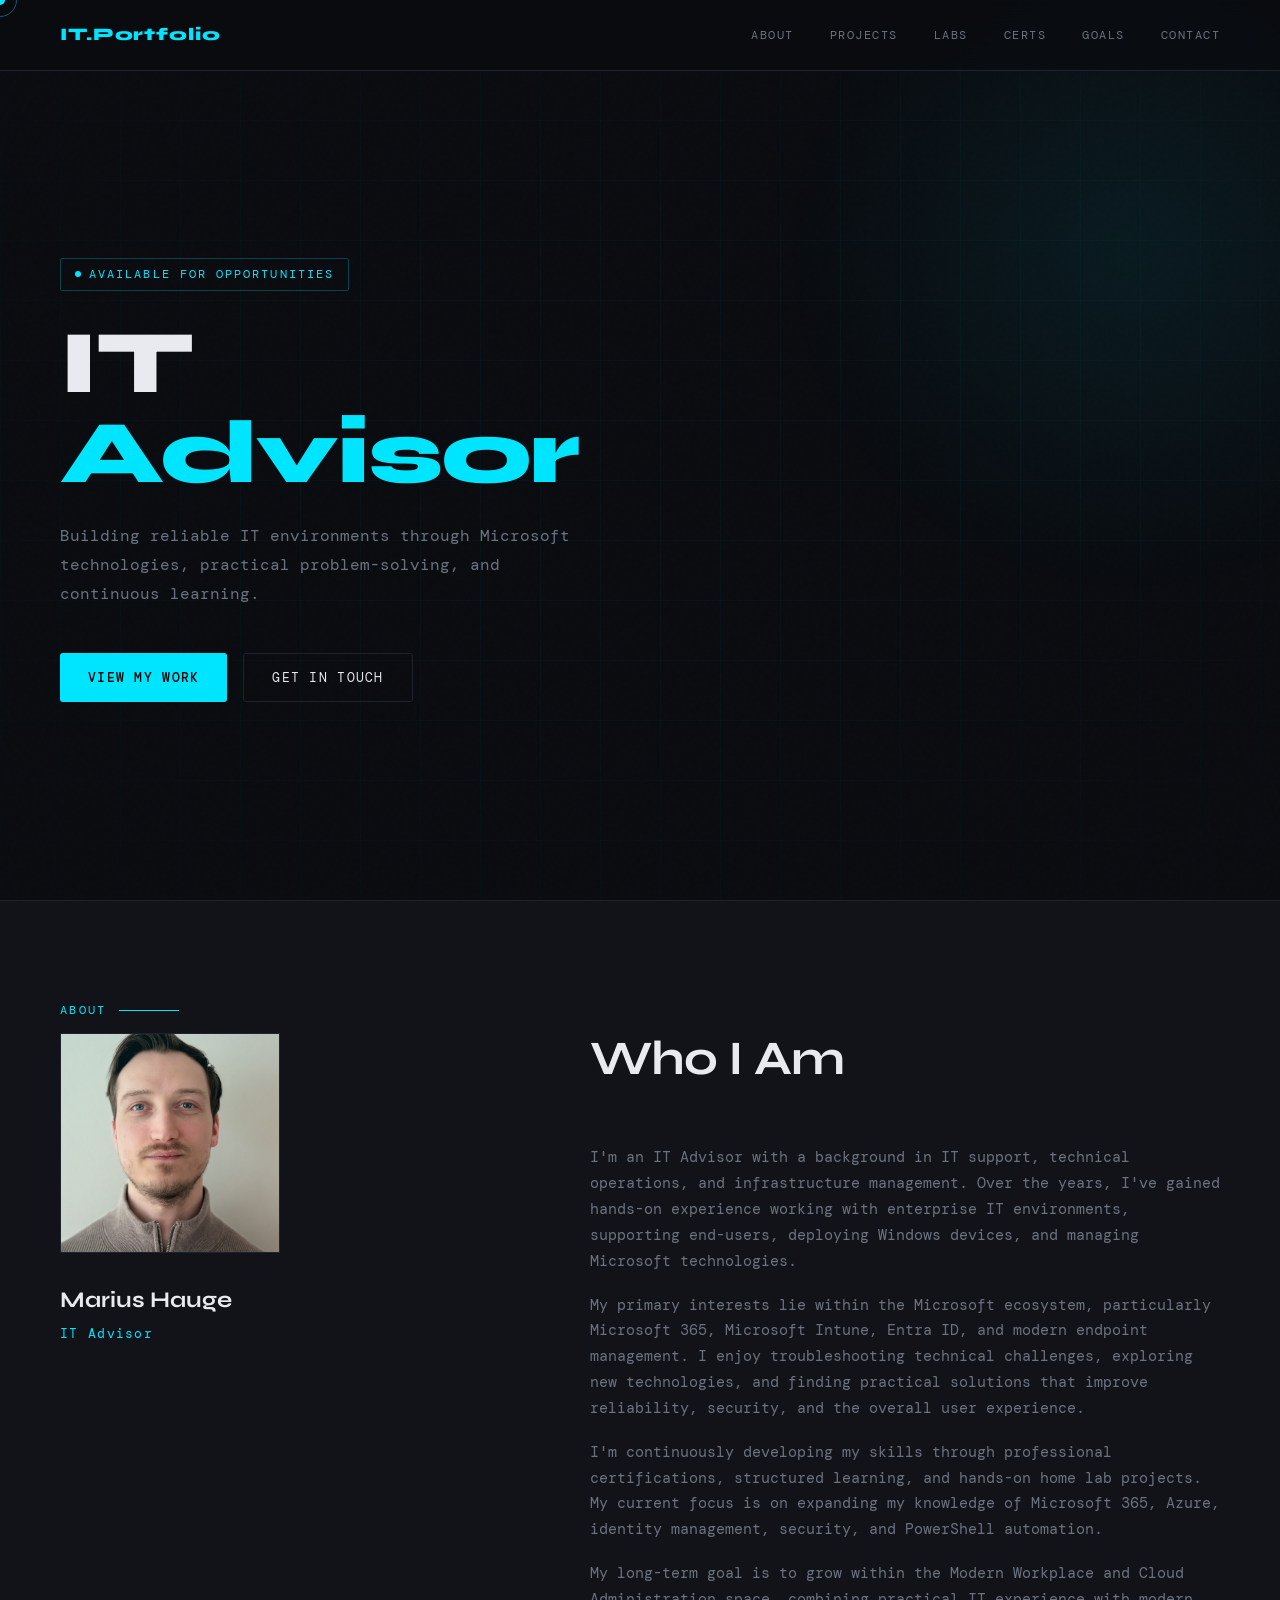
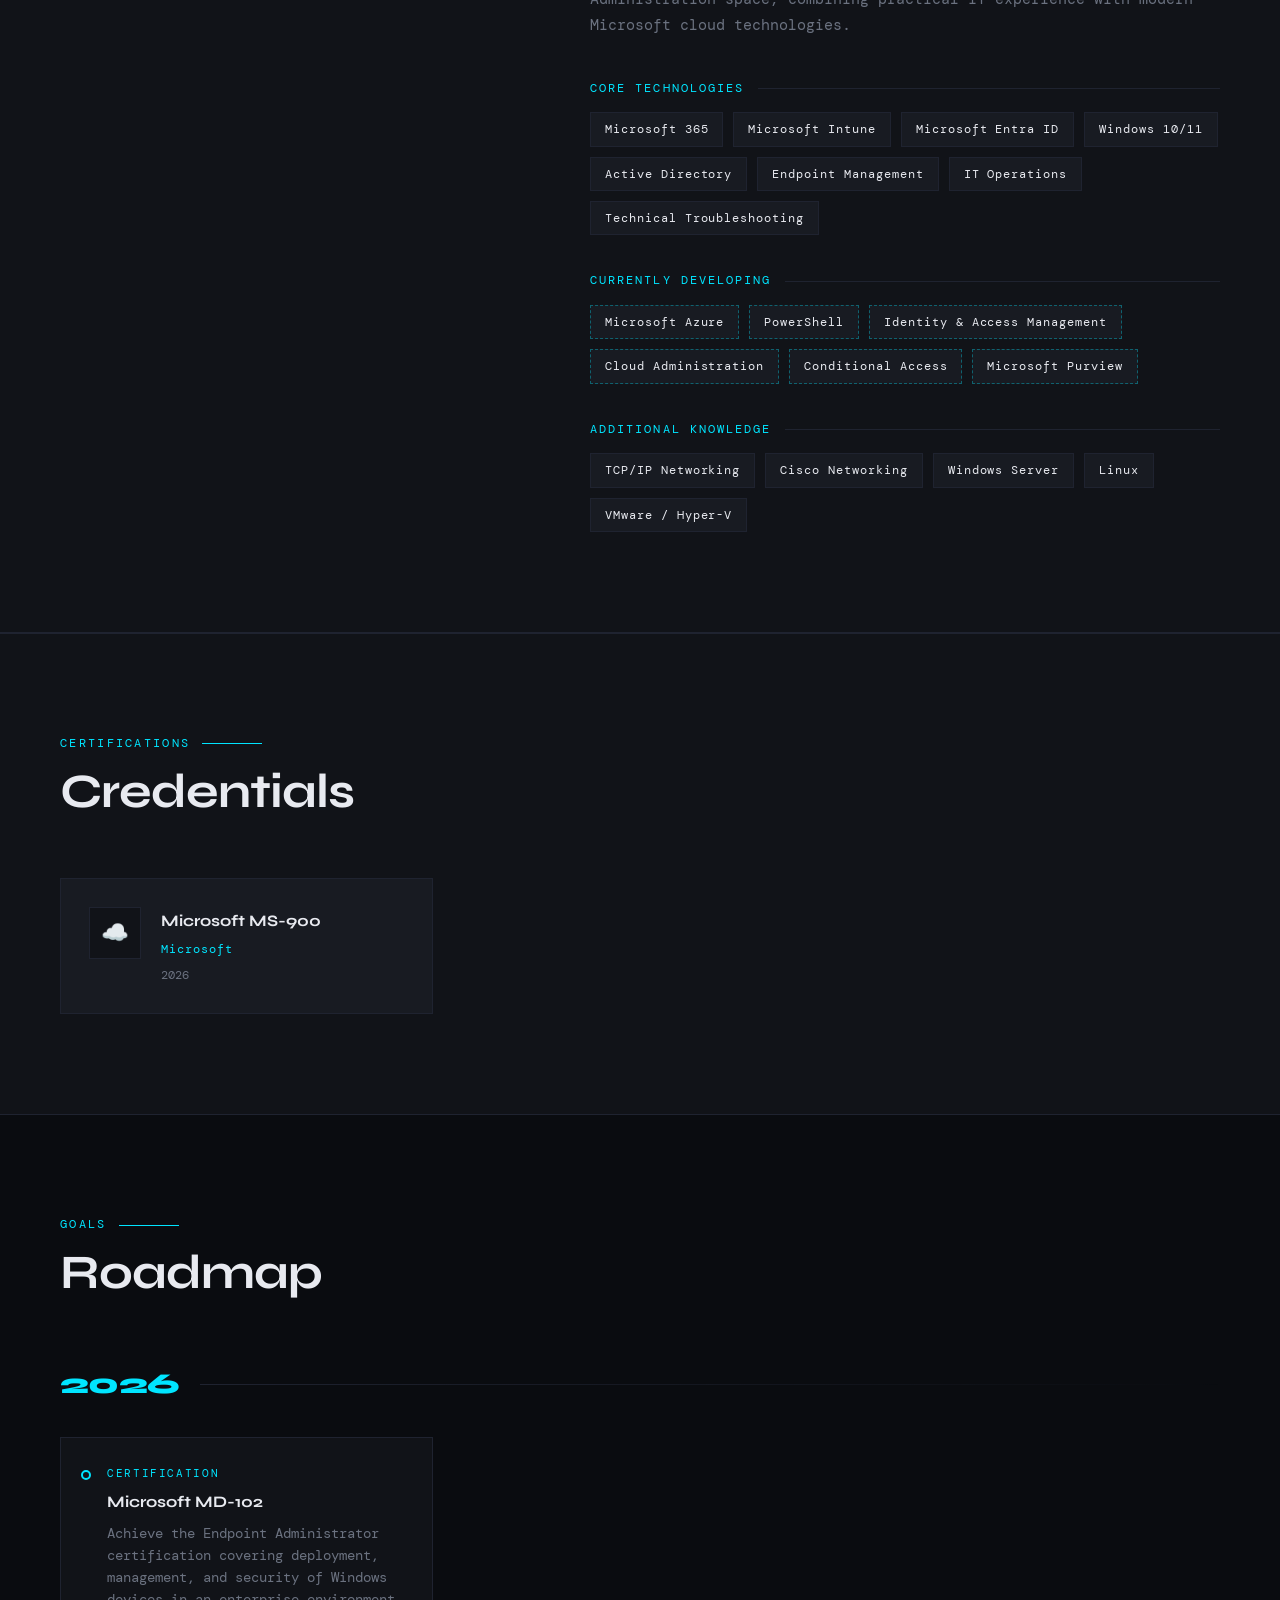
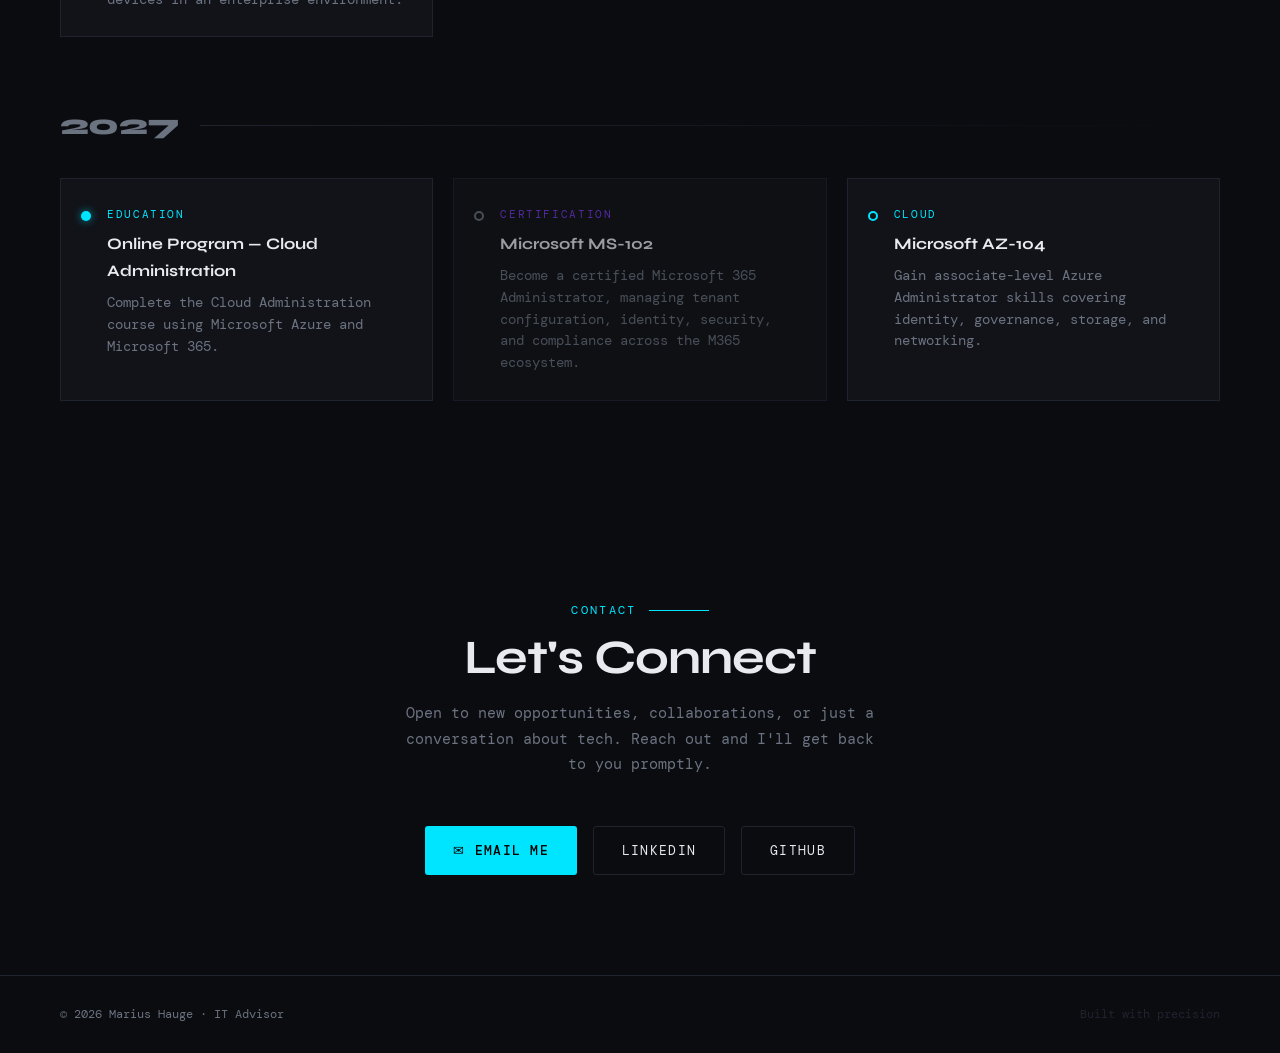
<file: index.html>
<!DOCTYPE html>
<html lang="en">
<head>
  <meta charset="UTF-8" />
  <meta name="viewport" content="width=device-width, initial-scale=1.0"/>
  <title>IT Portfolio</title>
  <link rel="preconnect" href="https://fonts.googleapis.com">
  <link rel="preconnect" href="https://fonts.gstatic.com" crossorigin>
  <link href="https://fonts.googleapis.com/css2?family=Syne:wght@400;600;700;800&family=DM+Mono:wght@300;400;500&display=swap" rel="stylesheet">
  <link rel="stylesheet" href="style.css">
  <title>The Life of Marius</title>
  <!-- Change "your-image.png" to your actual filename -->
  <link rel="icon" type="image/x-icon" href="bilder/logo.png">
</head>
<body>

  <div class="cursor" id="cursor"></div>
  <div class="cursor-ring" id="cursorRing"></div>

 <!-- NAV -->
  <nav>
    <div class="nav-logo">IT.Portfolio</div>
    <ul class="nav-links">
      <li><a href="#about">About</a></li>
      <li><a href="projects.html">Projects</a></li>
      <li><a href="labs.html">Labs</a></li>
      <li><a href="#certificates">Certs</a></li>
      <li><a href="#goals">Goals</a></li>
      <li><a href="#contact">Contact</a></li>
    </ul>
  </nav>

  <!-- HERO -->
  <section id="hero">
    <div class="hero-grid-bg"></div>
    <div class="hero-glow"></div>
    <div class="hero-content">
      <div class="hero-tag">Available for opportunities</div>
      <h1>IT<br><span>Advisor</span></h1>
      <p class="hero-sub">
       Building reliable IT environments through Microsoft technologies, practical problem-solving, and continuous learning.
      </p>
      <div class="hero-ctas">
        <a href="projects.html" class="btn btn-primary">View My Work</a>
        <a href="#contact" class="btn btn-ghost">Get in Touch</a>
      </div>
    </div>
  </section>

  <!-- ABOUT -->
  <section id="about">
    <div class="section-label">About</div>
    <div class="about-layout">
      <div class="about-left fade-up">
        <div class="avatar-box">
          <div class="avatar-placeholder"> <img src="bilder/meg.png"> </div>
        </div>
        <div class="about-name">Marius Hauge</div>
        <div class="about-title">IT Advisor</div>
      </div>
      <div class="about-right fade-up">
        <h2>Who I Am</h2>
        <p>
         I'm an IT Advisor with a background in IT support, technical operations, and infrastructure management. Over the years, I've gained hands-on experience working with enterprise IT environments, supporting end-users, deploying Windows devices, and managing Microsoft technologies.
        </p>
        <p>
          My primary interests lie within the Microsoft ecosystem, particularly Microsoft 365, Microsoft Intune, Entra ID, and modern endpoint management. I enjoy troubleshooting technical challenges, exploring new technologies, and finding practical solutions that improve reliability, security, and the overall user experience.
        </p>
        <p>
          I'm continuously developing my skills through professional certifications, structured learning, and hands-on home lab projects. My current focus is on expanding my knowledge of Microsoft 365, Azure, identity management, security, and PowerShell automation.
        </p>
        <p>
          My long-term goal is to grow within the Modern Workplace and Cloud Administration space, combining practical IT experience with modern Microsoft cloud technologies.
        </p>
        
      <div class="skills-groups">

      <div class="skills-group">
        <div class="skills-group-title">Core Technologies</div>
          <div class="skills-grid">
            <span class="skill-tag">Microsoft 365</span>
            <span class="skill-tag">Microsoft Intune</span>
            <span class="skill-tag">Microsoft Entra ID</span>
            <span class="skill-tag">Windows 10/11</span>
            <span class="skill-tag">Active Directory</span>
            <span class="skill-tag">Endpoint Management</span>
            <span class="skill-tag">IT Operations</span>
            <span class="skill-tag">Technical Troubleshooting</span>
          </div>
         </div>
        
      <div class="skills-group">
        <div class="skills-group-title">Currently Developing</div>
        <div class="skills-grid">
          <span class="skill-tag skill-tag--developing">Microsoft Azure</span>
          <span class="skill-tag skill-tag--developing">PowerShell</span>
          <span class="skill-tag skill-tag--developing">Identity & Access Management</span>
          <span class="skill-tag skill-tag--developing">Cloud Administration</span>
          <span class="skill-tag skill-tag--developing">Conditional Access</span>
          <span class="skill-tag skill-tag--developing">Microsoft Purview</span>
        </div>
      </div>
        
        <div class="skills-group">
          <div class="skills-group-title">Additional Knowledge</div>
          <div class="skills-grid">
            <span class="skill-tag">TCP/IP Networking</span>
            <span class="skill-tag">Cisco Networking</span>
            <span class="skill-tag">Windows Server</span>
            <span class="skill-tag">Linux</span>
            <span class="skill-tag">VMware / Hyper-V</span>
           </div>
         </div>
      </div>
  </section>


  <!-- CERTIFICATES -->
  <section id="certificates">
    <div class="section-label">Certifications</div>
    <h2>Credentials</h2>
    <div class="certs-grid">

      <!-- <div class="cert-card fade-up">
        <div class="cert-badge">🏆</div>
        <div class="cert-info">
          <h3>CompTIA A+</h3>
          <div class="cert-issuer">CompTIA</div>
          <div class="cert-year">2022</div>
        </div>
      </div> -->

      <!-- <div class="cert-card fade-up">
        <div class="cert-badge">🌐</div>
        <div class="cert-info">
          <h3>CompTIA Network+</h3>
          <div class="cert-issuer">CompTIA</div>
          <div class="cert-year">2022</div>
        </div>
      </div> -->

      <!-- <div class="cert-card fade-up">
        <div class="cert-badge">🔐</div>
        <div class="cert-info">
          <h3>CompTIA Security+</h3>
          <div class="cert-issuer">CompTIA</div>
          <div class="cert-year">2023</div>
        </div> 
      </div> -->

      <div class="cert-card fade-up">
        <div class="cert-badge">☁️</div>
        <div class="cert-info">
          <h3>Microsoft MS-900</h3>
          <div class="cert-issuer">Microsoft</div>
          <div class="cert-year">2026</div>
        </div>
      </div>

      <!-- <div class="cert-card fade-up">
        <div class="cert-badge">🖥️</div>
        <div class="cert-info">
          <h3>Microsoft MD-102</h3>
          <div class="cert-issuer">Microsoft</div>
          <div class="cert-year">2024</div>
        </div>
      </div> -->

     <!-- <div class="cert-card fade-up">
        <div class="cert-badge">📋</div>
        <div class="cert-info">
          <h3>ITIL 4 Foundation</h3>
          <div class="cert-issuer">Axelos</div>
          <div class="cert-year">2023</div>
        </div>
      </div> -->

    </div>
  </section>

   <!-- GOALS -->
  <section id="goals">
    <div class="section-label">Goals</div>
    <h2>Roadmap</h2>
    <div class="goals-years">

      <!-- 2026 -->
      <div class="goals-year fade-up">
        <div class="goals-year-header">
          <span class="goals-year-badge">2026</span>
          <div class="goals-year-line"></div>
        </div>
        <div class="goals-grid">

          <!-- <div class="goal-card">
            <div class="goal-status goal-status--in-progress"></div>
            <div class="goal-body">
              <div class="goal-category">Certification</div>
              <h3>Earn CompTIA CySA+</h3>
              <p>Level up into cybersecurity analysis — threat detection, vulnerability management, and incident response.</p>
            </div>
          </div> -->

          <div class="goal-card">
            <div class="goal-status goal-status--planned"></div>
            <div class="goal-body">
            <div class="goal-category">Certification</div>
              <h3>Microsoft MD-102</h3>
              <p>Achieve the Endpoint Administrator certification covering deployment, management, and security of Windows devices in an enterprise environment.</p>
            </div>
          </div>

          <!-- <div class="goal-card">
            <div class="goal-status goal-status--planned"></div>
            <div class="goal-body">
              <div class="goal-category">Skill</div>
              <h3>Master Scripting & Automation</h3>
              <p>Deepen PowerShell and Python skills to automate repetitive IT tasks and build internal tooling.</p>
            </div>
          </div> -->

          <!-- <div class="goal-card">
            <div class="goal-status goal-status--planned"></div>
            <div class="goal-body">
              <div class="goal-category">Project</div>
              <h3>Build a SOC Home Lab</h3>
              <p>Deploy a full SIEM stack locally using Elastic or Splunk to practice threat hunting and log analysis.</p>
            </div>
          </div> -->

        </div>
      </div>

      <!-- 2027 -->
      <div class="goals-year fade-up">
        <div class="goals-year-header">
          <span class="goals-year-badge goals-year-badge--future">2027</span>
          <div class="goals-year-line"></div>
        </div>
        <div class="goals-grid">

          <!--<div class="goal-card goal-card--future">
            <div class="goal-status goal-status--future"></div>
            <div class="goal-body">
              <div class="goal-category">Certification</div>
              <h3>CCNA — Cisco Certified</h3>
              <p>Achieve CCNA to validate advanced networking skills in routing, switching, and network security.</p>
            </div>
          </div> -->

        <div class="goal-card">
          <div class="goal-status goal-status--in-progress"></div>
          <div class="goal-body">
          <div class="goal-category">Education</div>
          <h3>Online Program — Cloud Administration</h3>
          <p>Complete the Cloud Administration course using Microsoft Azure and Microsoft 365.</p>
          </div>
        </div>

          <div class="goal-card goal-card--future">
            <div class="goal-status goal-status--future"></div>
            <div class="goal-body">
            <div class="goal-category">Certification</div>
            <h3>Microsoft MS-102</h3>
            <p>Become a certified Microsoft 365 Administrator, managing tenant configuration, identity, security, and compliance across the M365 ecosystem.</p>
          </div>
            </div>

           <!-- <div class="goal-card goal-card--future">
              <div class="goal-status goal-status--future"></div>
              <div class="goal-body">
              <div class="goal-category">Security</div>
              <h3>Microsoft SC-300</h3>
              <p>Earn the Identity and Access Administrator certification, focused on implementing identity management, authentication, and access controls in Azure AD.</p>
              </div>
            </div>  -->

           <!-- <div class="goal-card goal-card--future">
          <div class="goal-status goal-status--future"></div>
            <div class="goal-body">
            <div class="goal-category">Cloud</div>
            <h3>Microsoft AZ-900</h3>
            <p>Solidify foundational Azure knowledge covering cloud concepts, core services, security, compliance, and pricing.</p>
            </div>
          </div> -->

          <div class="goal-card">
            <div class="goal-status goal-status--planned"></div>
            <div class="goal-body">
              <div class="goal-category">Cloud</div>
              <h3>Microsoft AZ-104</h3>
              <p>Gain associate-level Azure Administrator skills covering identity, governance, storage, and networking.</p>
            </div>
          </div>

          <!-- <div class="goal-card goal-card--future">
            <div class="goal-status goal-status--future"></div>
            <div class="goal-body">
              <div class="goal-category">Career</div>
              <h3>Step into a Senior IT Role</h3>
              <p>Transition from technician to a senior systems or infrastructure engineer position with broader ownership.</p>
            </div>
          </div> -->

          <!-- <div class="goal-card goal-card--future">
            <div class="goal-status goal-status--future"></div>
            <div class="goal-body">
              <div class="goal-category">Project</div>
              <h3>Contribute to Open Source IT Tools</h3>
              <p>Give back to the community by contributing to open source monitoring, automation, or documentation projects.</p>
            </div>
          </div> -->

        </div>
      </div>

    </div>
  </section>

  <!-- CONTACT -->
  <section id="contact">
    <div class="section-label" style="justify-content:center">Contact</div>
    <h2>Let's Connect</h2>
    <p class="contact-sub">
      Open to new opportunities, collaborations, or just a conversation about tech. Reach out and I'll get back to you promptly.
    </p>
    <div class="contact-links">
      <a href="mailto:mariushauge.93@gmail.com" class="btn btn-primary">✉ Email Me</a>
      <a href="https://www.linkedin.com/in/marius-hauge-39513a236/" target="_blank" class="btn btn-ghost">LinkedIn</a>
      <a href="https://github.com" target="_blank" class="btn btn-ghost">GitHub</a>
    </div>
  </section>

  <!-- FOOTER -->
  <footer>
    <span>© 2026 Marius Hauge · IT Advisor</span>
    <span style="color: var(--border)">Built with precision</span>
  </footer>

  <script src="script.js"></script>
</body>
</html>
</file>
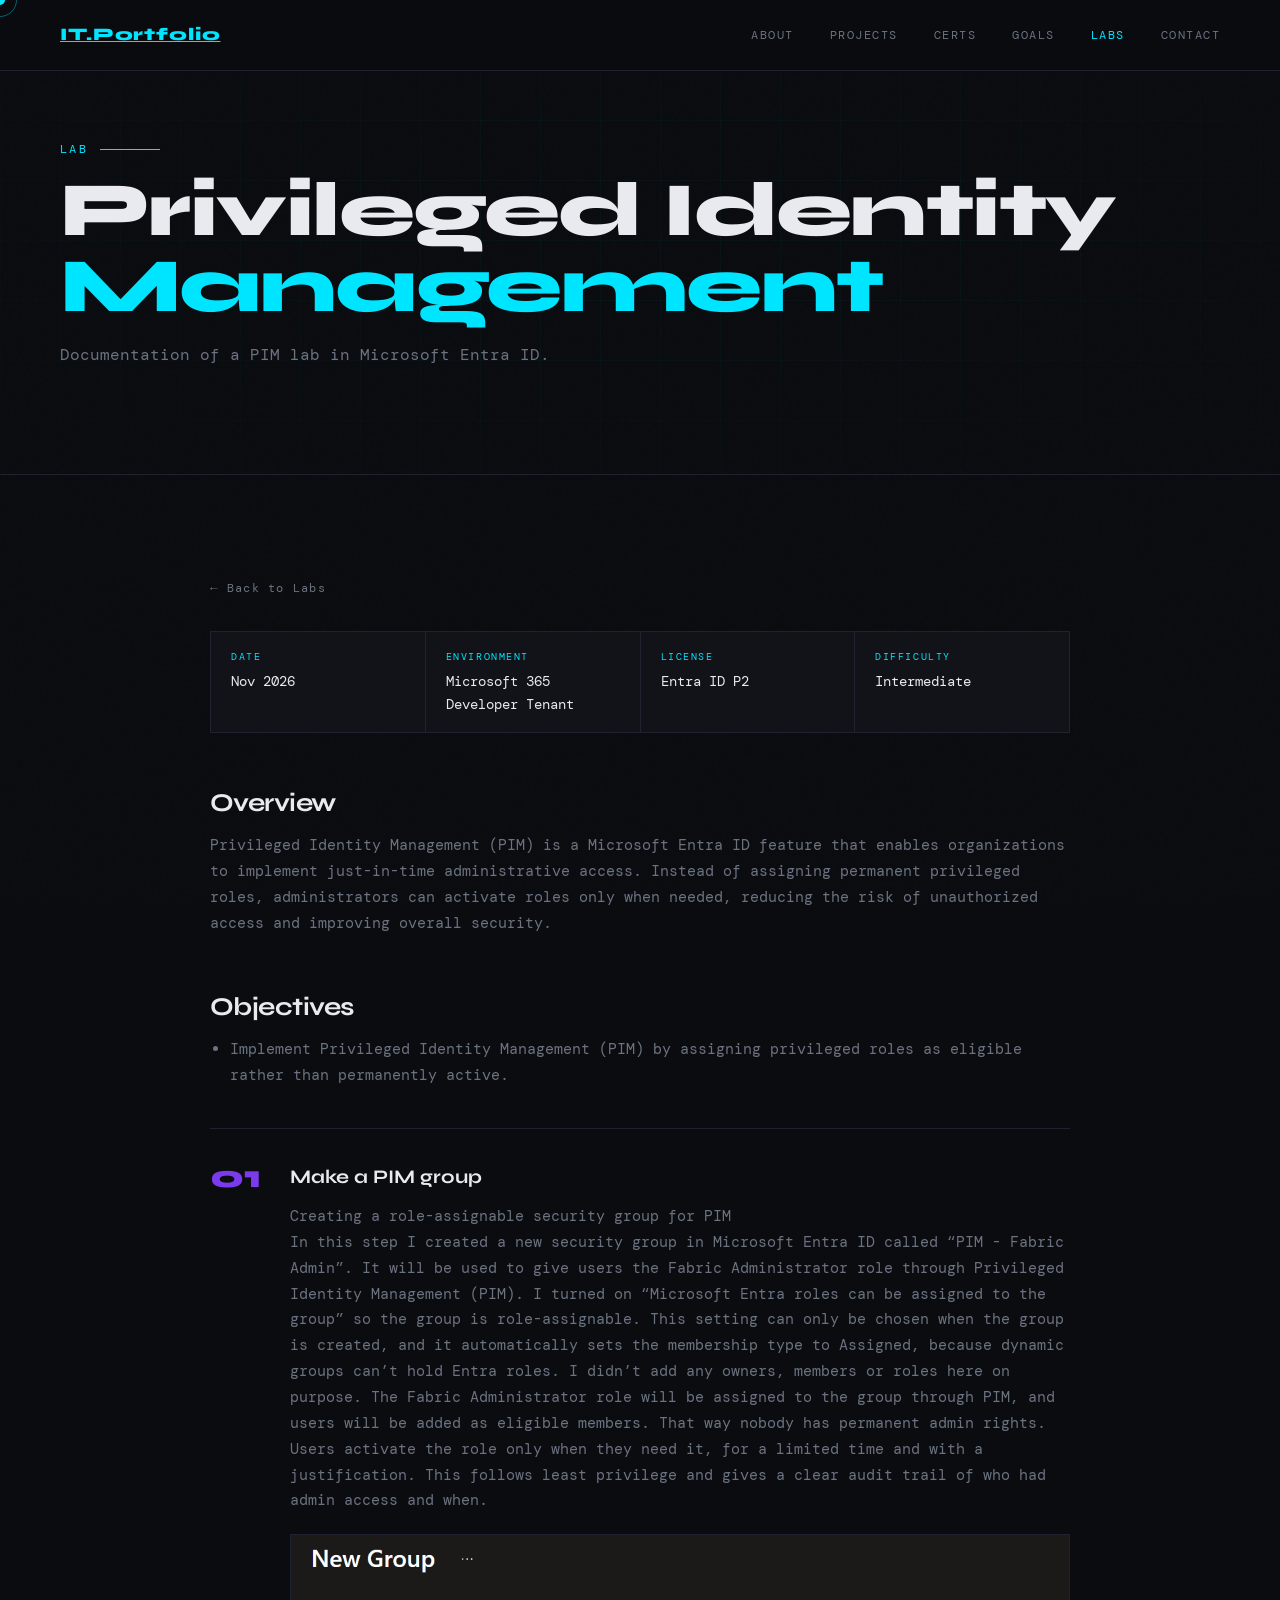
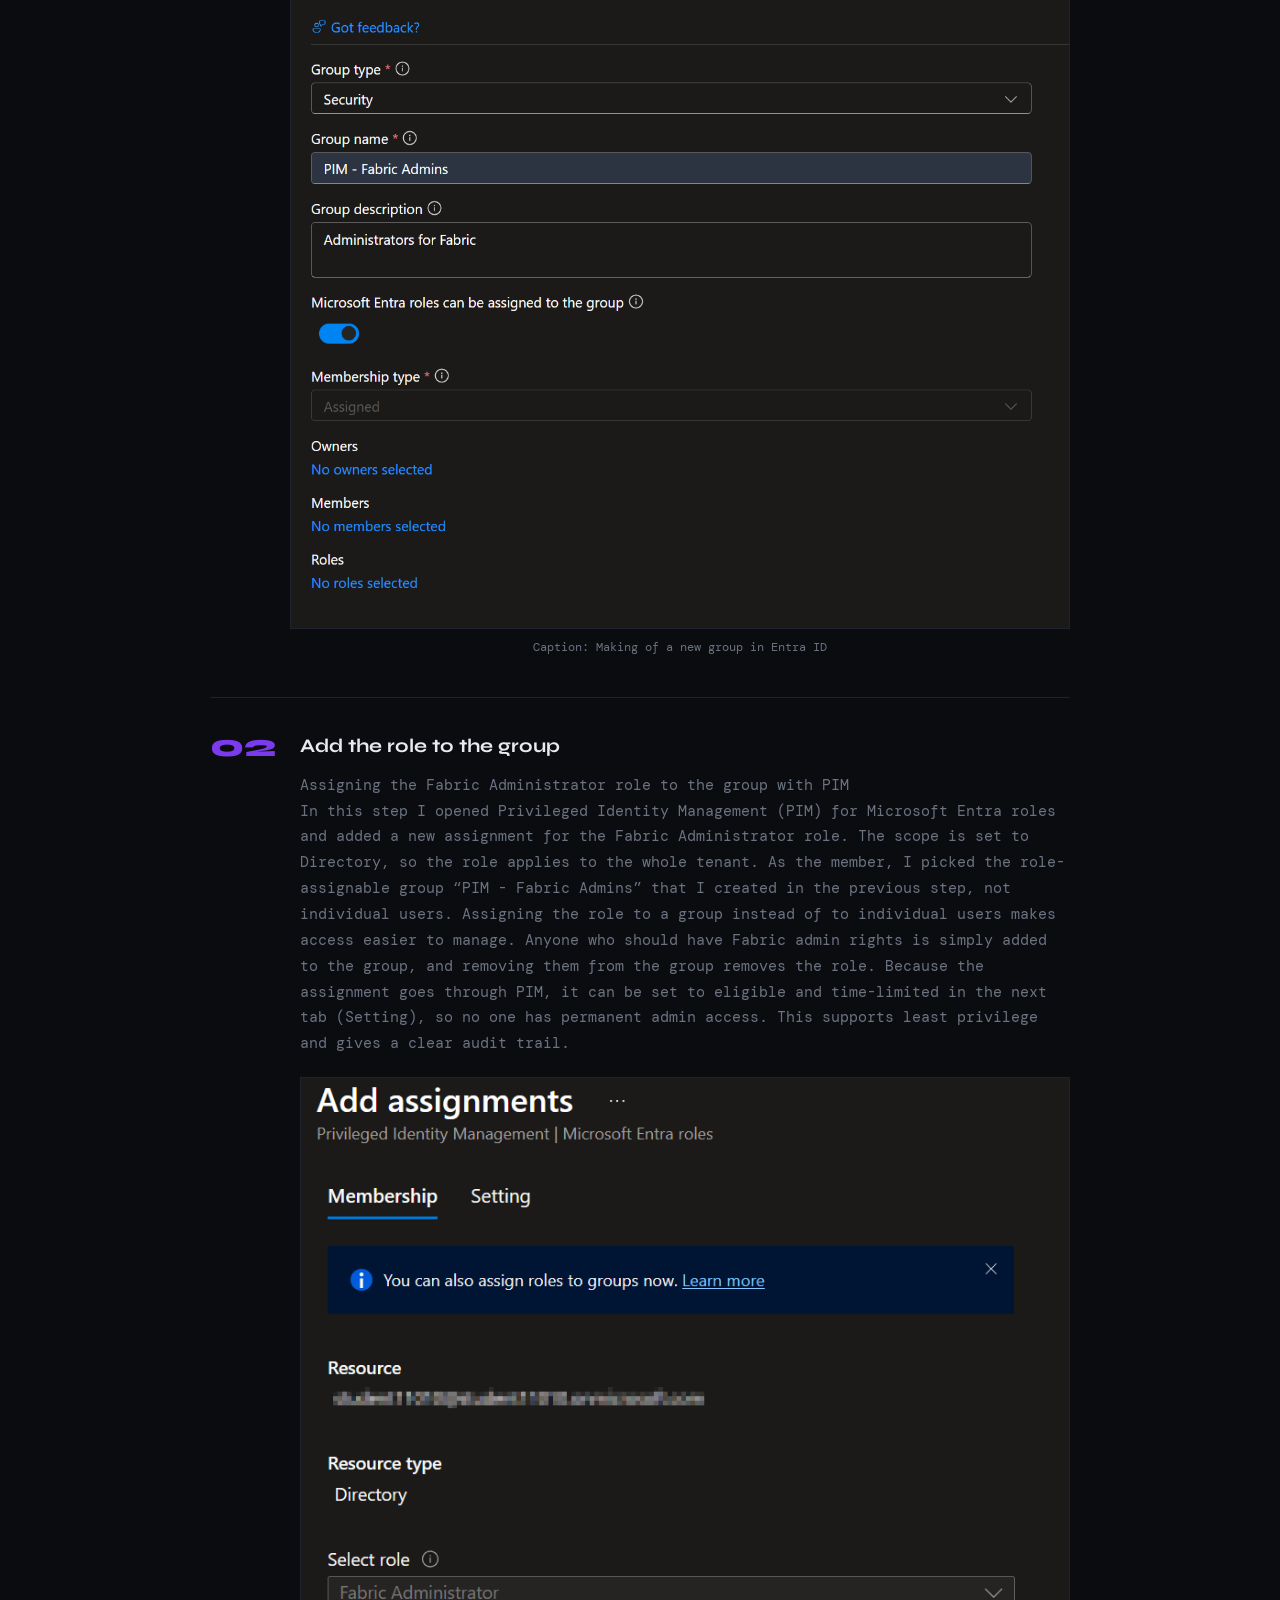
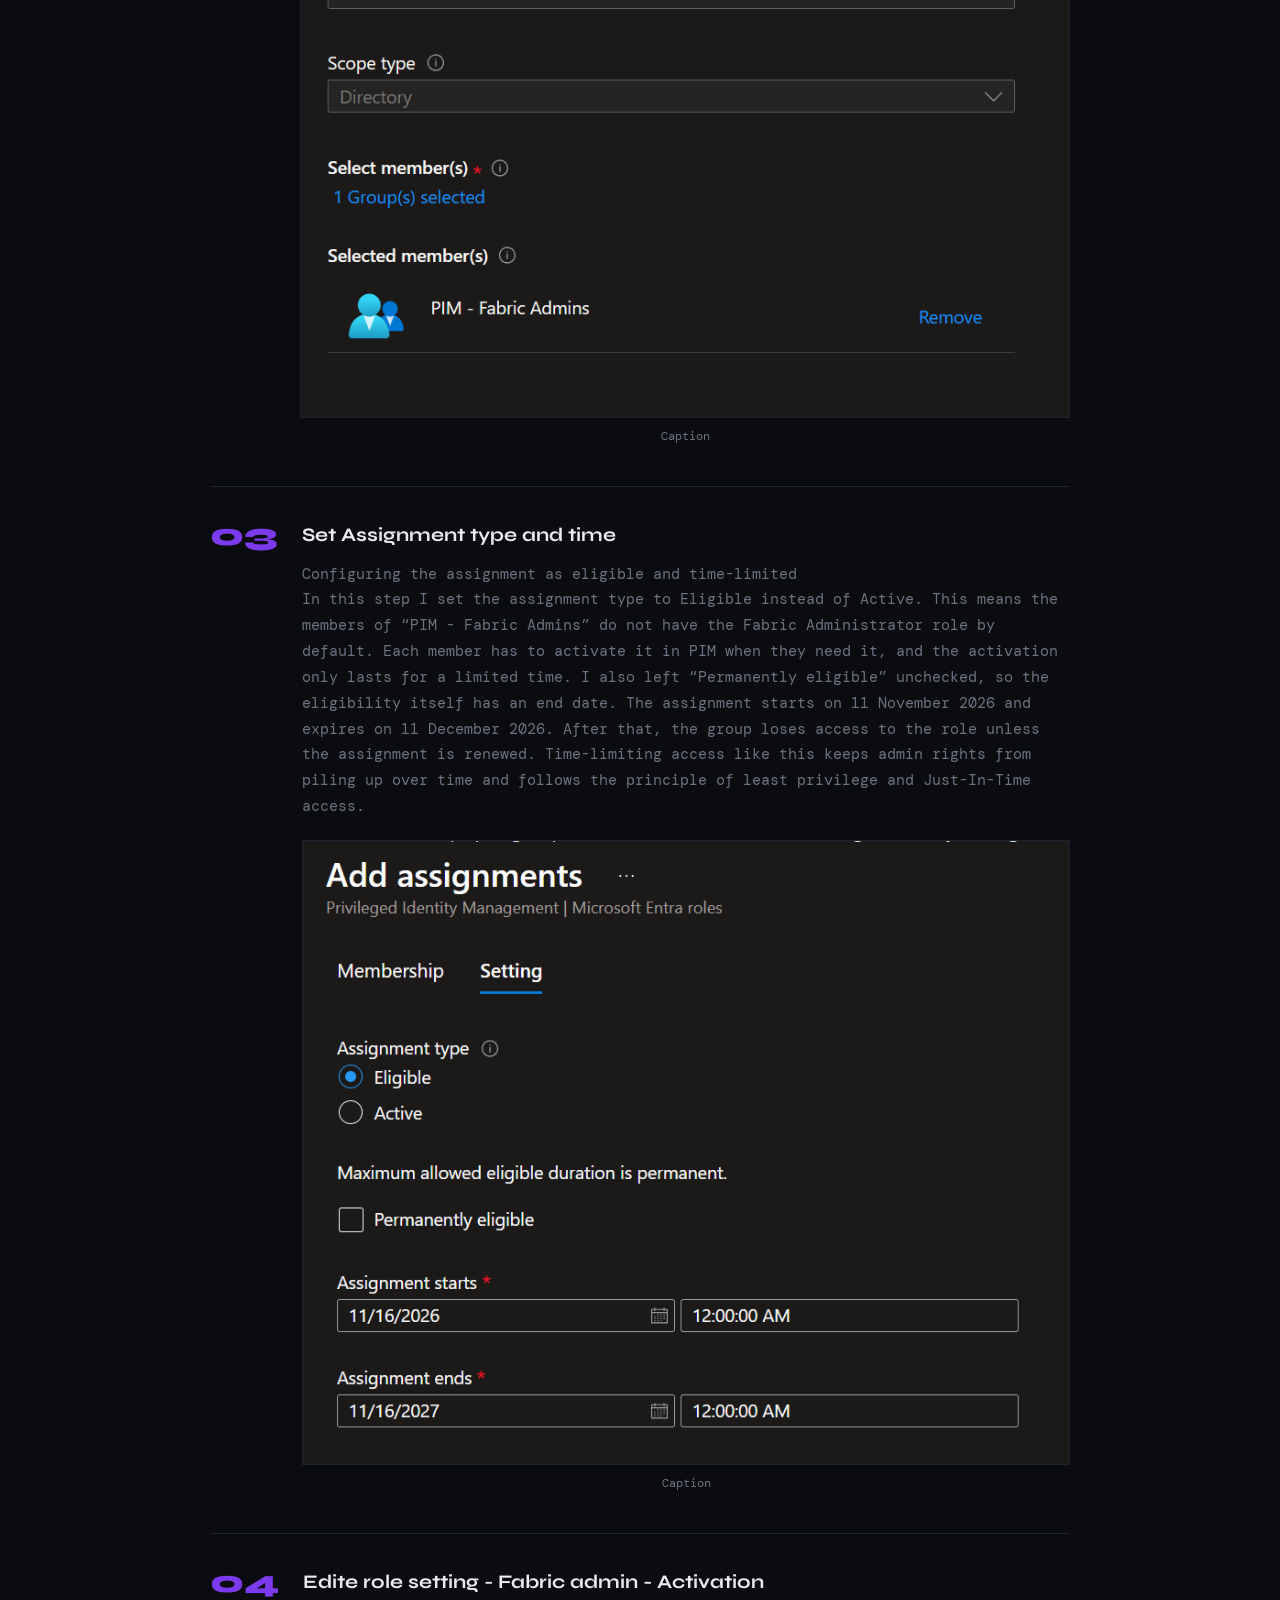
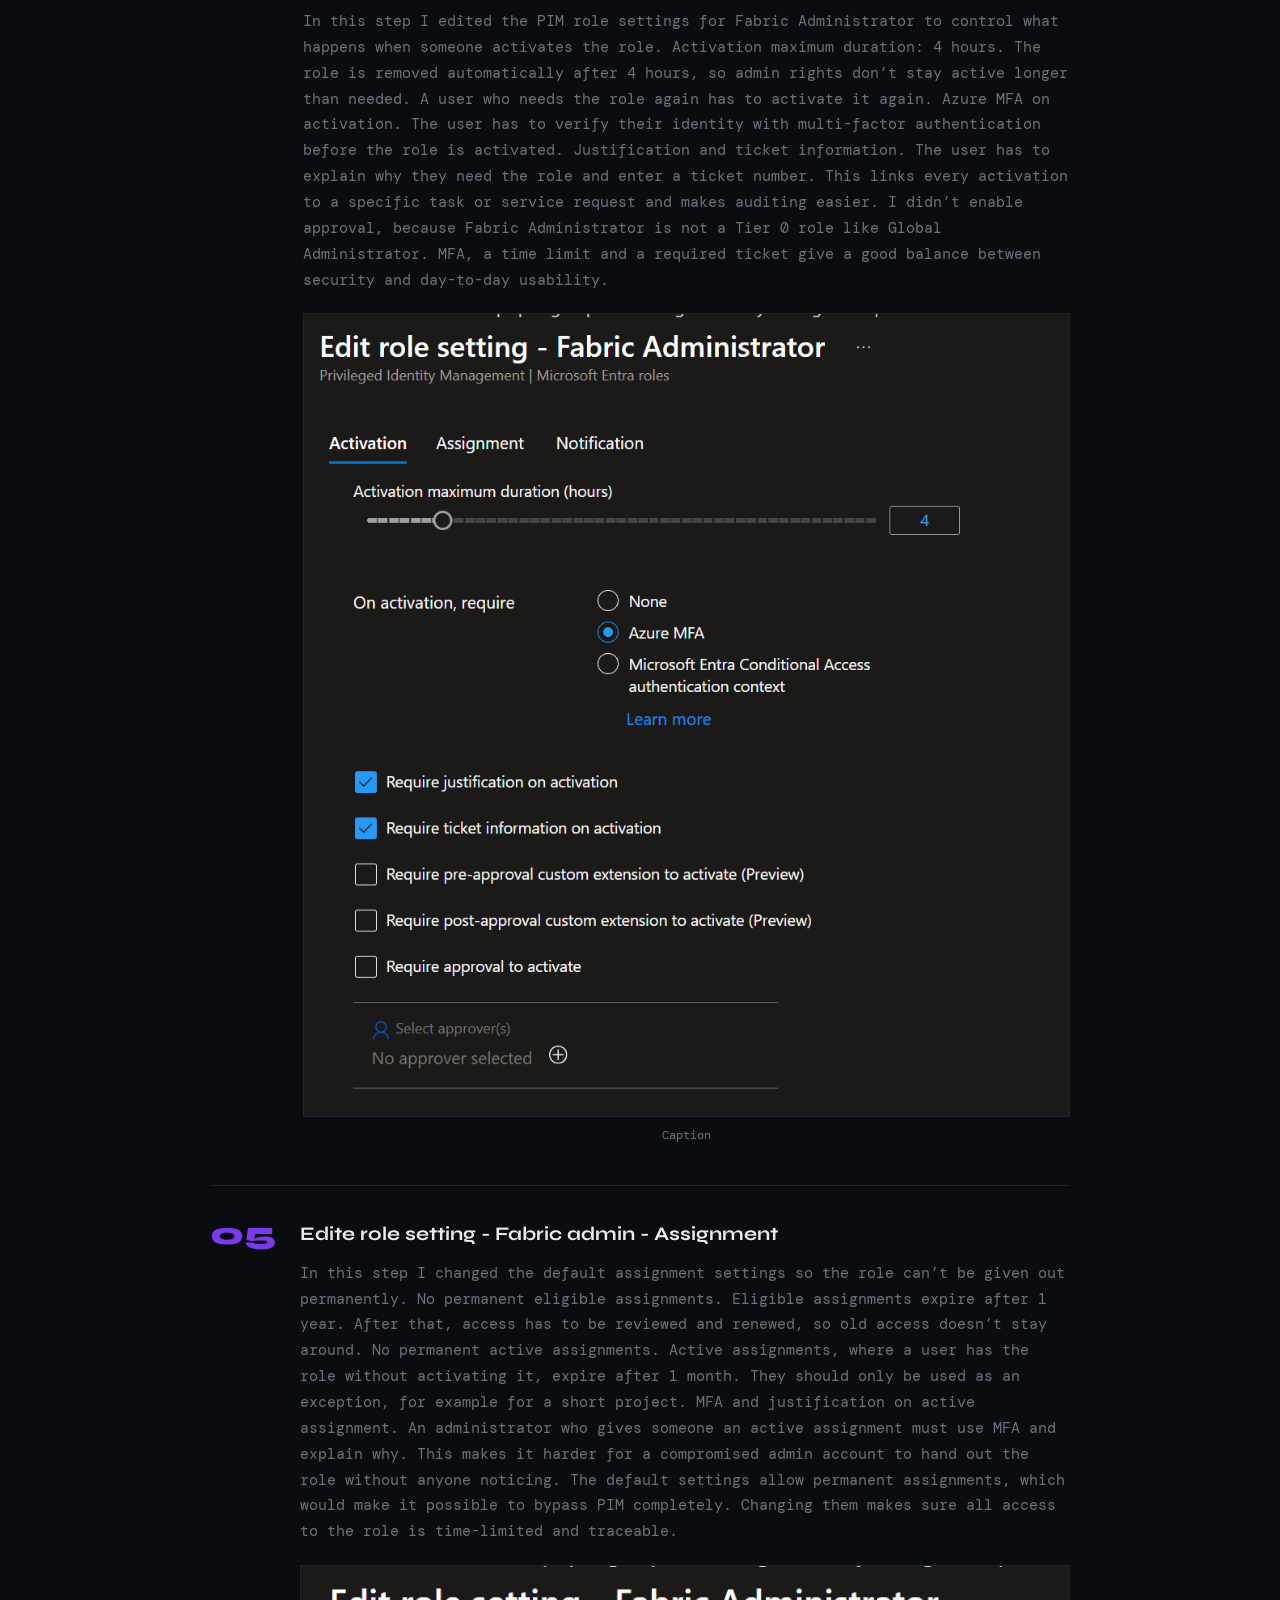
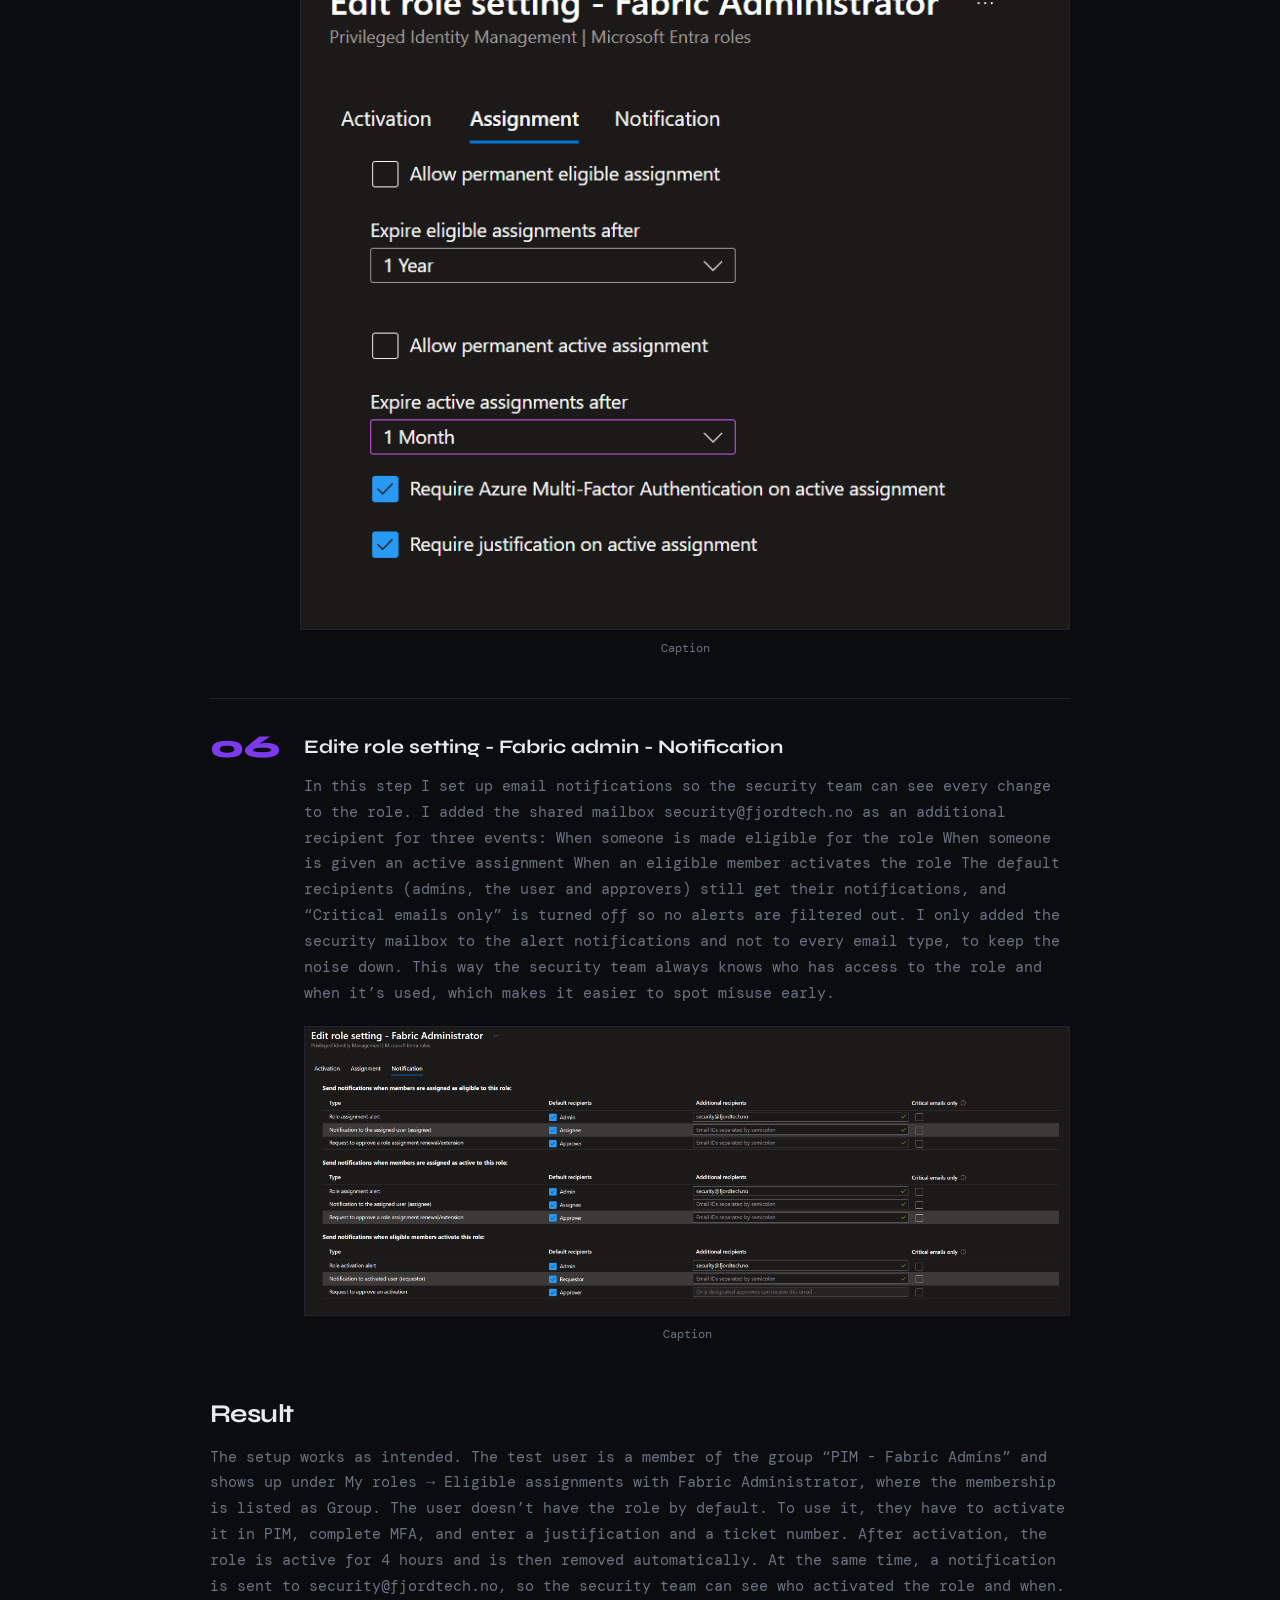
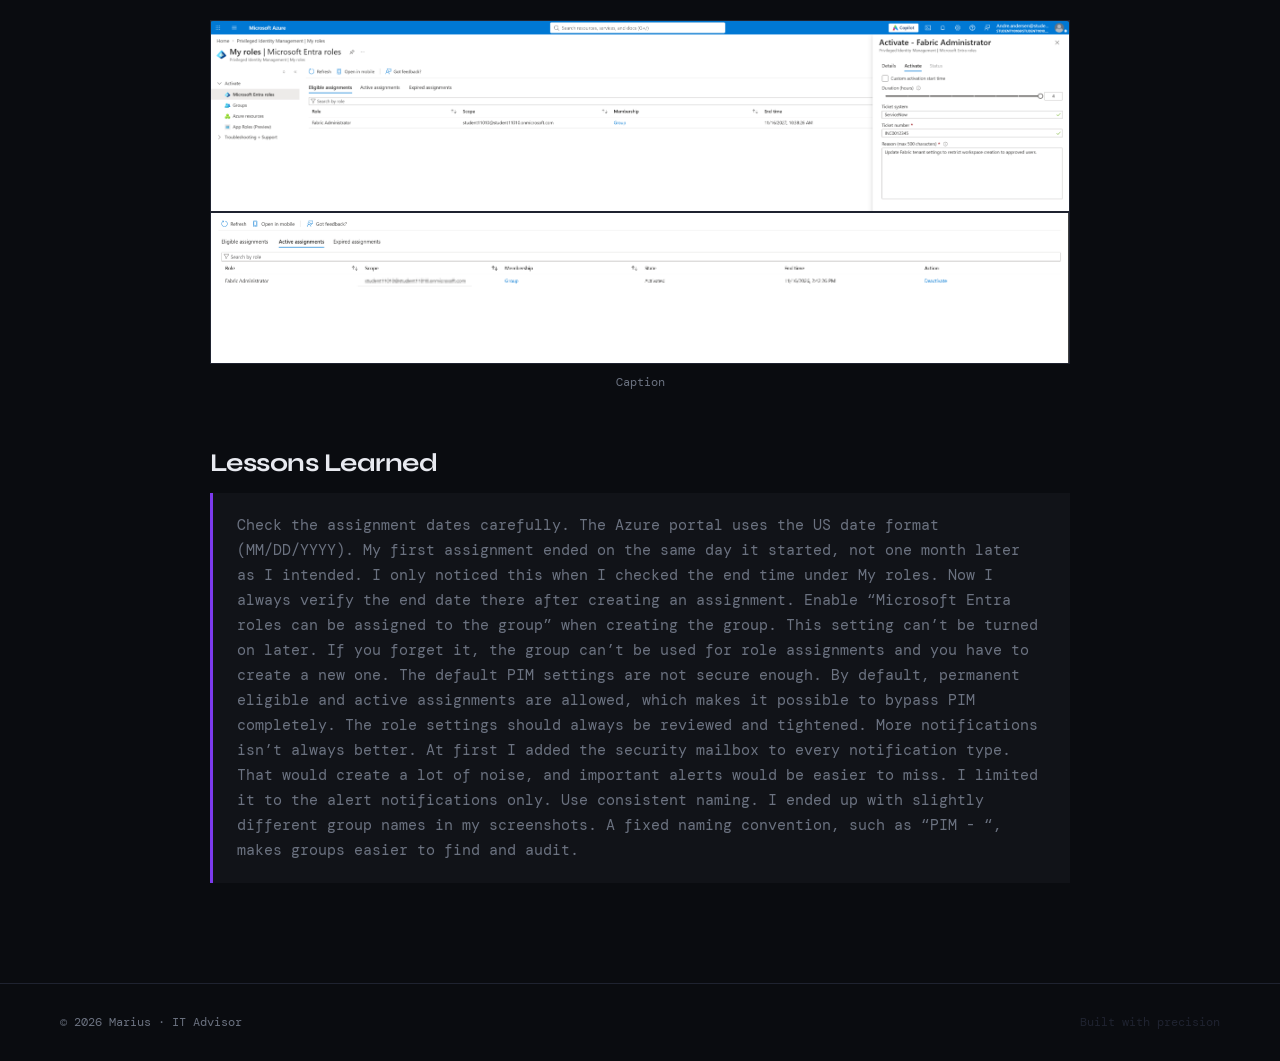
<file: lab-pim.html>
<!DOCTYPE html>
<html lang="en">
<head>
  <meta charset="UTF-8" />
  <meta name="viewport" content="width=device-width, initial-scale=1.0"/>
  <title>PIM Lab — IT Portfolio</title>
  <link rel="preconnect" href="https://fonts.googleapis.com">
  <link rel="preconnect" href="https://fonts.gstatic.com" crossorigin>
  <link href="https://fonts.googleapis.com/css2?family=Syne:wght@400;600;700;800&family=DM+Mono:wght@300;400;500&display=swap" rel="stylesheet">
  <link rel="stylesheet" href="style.css">
</head>
<body>

  <div class="cursor" id="cursor"></div>
  <div class="cursor-ring" id="cursorRing"></div>

  <nav>
    <a href="index.html" class="nav-logo">IT.Portfolio</a>
    <ul class="nav-links">
      <li><a href="index.html#about">About</a></li>
      <li><a href="projects.html">Projects</a></li>
      <li><a href="index.html#certificates">Certs</a></li>
      <li><a href="index.html#goals">Goals</a></li>
      <li><a href="labs.html" class="nav-active">Labs</a></li>
      <li><a href="index.html#contact">Contact</a></li>
    </ul>
  </nav>

  <section class="page-hero">
    <div class="hero-grid-bg"></div>
    <div class="page-hero-content">
      <div class="section-label">Lab</div>
      <h1>Privileged Identity <span>Management</span></h1>
      <p class="hero-sub">Documentation of a PIM lab in Microsoft Entra ID.</p>
    </div>
  </section>

  <section>
    <article class="lab-article">

      <a href="labs.html" class="lab-back">← Back to Labs</a>

      <!-- INFO BOX -->
      <div class="lab-info">
        <div><span>Date</span>Nov 2026</div>
        <div><span>Environment</span>Microsoft 365 Developer Tenant</div>
        <div><span>License</span>Entra ID P2</div>
        <div><span>Difficulty</span>Intermediate</div>
      </div>

      <!-- OVERVIEW -->
      <h2>Overview</h2>
      <p>Privileged Identity Management (PIM) is a Microsoft Entra ID feature that enables organizations to implement just-in-time administrative access. 
        Instead of assigning permanent privileged roles, administrators can activate roles only when needed, reducing the risk of unauthorized access and improving overall security.</p>

      <!-- OBJECTIVES -->
      <h2>Objectives</h2>
      <ul>
        <li>Implement Privileged Identity Management (PIM) by assigning privileged roles as eligible rather than permanently active.</li>
       <!-- <li> </li>
        <li>Secure privileged access through role activation requirements, approval workflows, and least-privilege principles.</li> -->
      </ul>

      <!-- STEP 1 -->
      <div class="lab-step">
        <div class="lab-step-number">01</div>
        <div class="lab-step-body">
          <h3>Make a PIM group</h3>
          <p>Creating a role-assignable security group for PIM</p> 
 <p>In this step I created a new security group in Microsoft Entra ID called “PIM - Fabric Admin”. It will be used to give users the Fabric Administrator role through Privileged Identity Management (PIM).
I turned on “Microsoft Entra roles can be assigned to the group” so the group is role-assignable. This setting can only be chosen when the group is created, and it automatically sets the membership type to Assigned, because dynamic groups can’t hold Entra roles.
I didn’t add any owners, members or roles here on purpose. The Fabric Administrator role will be assigned to the group through PIM, and users will be added as eligible members. 
That way nobody has permanent admin rights. Users activate the role only when they need it, for a limited time and with a justification. This follows least privilege and gives a clear audit trail of who had admin access and when.</p>
          <figure class="lab-figure">
            <img src="bilder/PIM1.1.png" alt="Description of the image">
            <figcaption>Caption: Making of a new group in Entra ID</figcaption>
          </figure>
        </div>
      </div>

      <!-- STEP 2 -->
      <div class="lab-step">
        <div class="lab-step-number">02</div>
        <div class="lab-step-body">
          <h3>Add the role to the group</h3>
          <p>Assigning the Fabric Administrator role to the group with PIM</p>

<p>In this step I opened Privileged Identity Management (PIM) for Microsoft Entra roles and added a new assignment for the Fabric Administrator role. 
The scope is set to Directory, so the role applies to the whole tenant. As the member, I picked the role-assignable group “PIM - Fabric Admins” that I created in the previous step, not individual users.

Assigning the role to a group instead of to individual users makes access easier to manage. Anyone who should have Fabric admin rights is simply added to the group, and removing them from the group removes the role. 
Because the assignment goes through PIM, it can be set to eligible and time-limited in the next tab (Setting), so no one has permanent admin access. This supports least privilege and gives a clear audit trail.</p>
          <figure class="lab-figure">
            <img src="bilder/PIM2.png" alt="Description of the image">
            <figcaption>Caption</figcaption>
          </figure>
        </div>
      </div>

      <!-- STEP 3 -->
      <div class="lab-step">
        <div class="lab-step-number">03</div>
        <div class="lab-step-body">
          <h3>Set Assignment type and time </h3>
          <p>Configuring the assignment as eligible and time-limited</p>

 <p>In this step I set the assignment type to Eligible instead of Active. This means the members of “PIM - Fabric Admins” do not have the Fabric Administrator role by default. Each member has to activate it in PIM when they need it, and the activation only lasts for a limited time.

I also left “Permanently eligible” unchecked, so the eligibility itself has an end date. The assignment starts on 11 November 2026 and expires on 11 December 2026. After that, the group loses access to the role unless the assignment is renewed. 
Time-limiting access like this keeps admin rights from piling up over time and follows the principle of least privilege and Just-In-Time access.</p>
          <figure class="lab-figure">
            <img src="bilder/PIM3.2.png" alt="Description of the image">
            <figcaption>Caption</figcaption>
          </figure>
        </div>
      </div>

       <!-- STEP 4 -->
      <div class="lab-step">
        <div class="lab-step-number">04</div>
        <div class="lab-step-body">
          <h3>Edite role setting - Fabric admin - Activation</h3>
          <p>In this step I edited the PIM role settings for Fabric Administrator to control what happens when someone activates the role.

Activation maximum duration: 4 hours. The role is removed automatically after 4 hours, so admin rights don’t stay active longer than needed. A user who needs the role again has to activate it again.
Azure MFA on activation. The user has to verify their identity with multi-factor authentication before the role is activated.
Justification and ticket information. The user has to explain why they need the role and enter a ticket number. This links every activation to a specific task or service request and makes auditing easier.

I didn’t enable approval, because Fabric Administrator is not a Tier 0 role like Global Administrator. MFA, a time limit and a required ticket give a good balance between security and day-to-day usability.</p>

 <p>
 </p>
          <figure class="lab-figure">
            <img src="bilder/PIM5.png" alt="Description of the image">
            <figcaption>Caption</figcaption>
          </figure>
        </div>
      </div>

      <!-- STEP 5 -->
      <div class="lab-step">
        <div class="lab-step-number">05</div>
        <div class="lab-step-body">
          <h3>Edite role setting - Fabric admin - Assignment</h3>
          <p>In this step I changed the default assignment settings so the role can’t be given out permanently.

No permanent eligible assignments. Eligible assignments expire after 1 year. After that, access has to be reviewed and renewed, so old access doesn’t stay around.
No permanent active assignments. Active assignments, where a user has the role without activating it, expire after 1 month. They should only be used as an exception, for example for a short project.
MFA and justification on active assignment. An administrator who gives someone an active assignment must use MFA and explain why. This makes it harder for a compromised admin account to hand out the role without anyone noticing.

The default settings allow permanent assignments, which would make it possible to bypass PIM completely. Changing them makes sure all access to the role is time-limited and traceable.</p>

 <p>
 </p>
          <figure class="lab-figure">
            <img src="bilder/PIM6.png" alt="Description of the image">
            <figcaption>Caption</figcaption>
          </figure>
        </div>
      </div>


      <!-- STEP 6 -->
      <div class="lab-step">
        <div class="lab-step-number">06</div>
        <div class="lab-step-body">
          <h3>Edite role setting - Fabric admin - Notification</h3>
          <p>In this step I set up email notifications so the security team can see every change to the role. I added the shared mailbox security@fjordtech.no as an additional recipient for three events:

When someone is made eligible for the role
When someone is given an active assignment
When an eligible member activates the role

The default recipients (admins, the user and approvers) still get their notifications, and “Critical emails only” is turned off so no alerts are filtered out. 
I only added the security mailbox to the alert notifications and not to every email type, to keep the noise down. This way the security team always knows who has access to the role and when it’s used, which makes it easier to spot misuse early.</p>

 <p>
 </p>
          <figure class="lab-figure">
            <img src="bilder/PIM7.png" alt="Description of the image">
            <figcaption>Caption</figcaption>
          </figure>
        </div>
      </div>

      
      <!-- Copy a "lab-step" block to add more steps, and change the number -->

      <!-- RESULT -->
      <h2>Result</h2>
      <p>The setup works as intended. The test user is a member of the group “PIM - Fabric Admins” and shows up under My roles → Eligible assignments with Fabric Administrator, where the membership is listed as Group. The user doesn’t have the role by default. To use it, they have to activate it in PIM, complete MFA, and enter a justification and a ticket number. 
        After activation, the role is active for 4 hours and is then removed automatically. At the same time, a notification is sent to security@fjordtech.no, so the security team can see who activated the role and when.</p>
      <figure class="lab-figure">
        <img src="bilder/PIM8.png" alt="Final result">
        <img src="bilder/PIM9.png" alt="Final result">
        <figcaption>Caption</figcaption>
      </figure>

      <!-- LESSONS LEARNED -->
      <h2>Lessons Learned</h2>
      <div class="lab-note">
Check the assignment dates carefully. The Azure portal uses the US date format (MM/DD/YYYY). My first assignment ended on the same day it started, not one month later as I intended. I only noticed this when I checked the end time under My roles. Now I always verify the end date there after creating an assignment.
Enable “Microsoft Entra roles can be assigned to the group” when creating the group. This setting can’t be turned on later. If you forget it, the group can’t be used for role assignments and you have to create a new one.
The default PIM settings are not secure enough. By default, permanent eligible and active assignments are allowed, which makes it possible to bypass PIM completely. The role settings should always be reviewed and tightened.
More notifications isn’t always better. At first I added the security mailbox to every notification type. That would create a lot of noise, and important alerts would be easier to miss. I limited it to the alert notifications only.
Use consistent naming. I ended up with slightly different group names in my screenshots. A fixed naming convention, such as “PIM - <Role>“, makes groups easier to find and audit.
      </div>

    </article>
  </section>

  <footer>
    <span>© 2026 Marius · IT Advisor</span>
    <span style="color: var(--border)">Built with precision</span>
  </footer>

  <script src="script.js"></script>
</body>
</html>
</file>
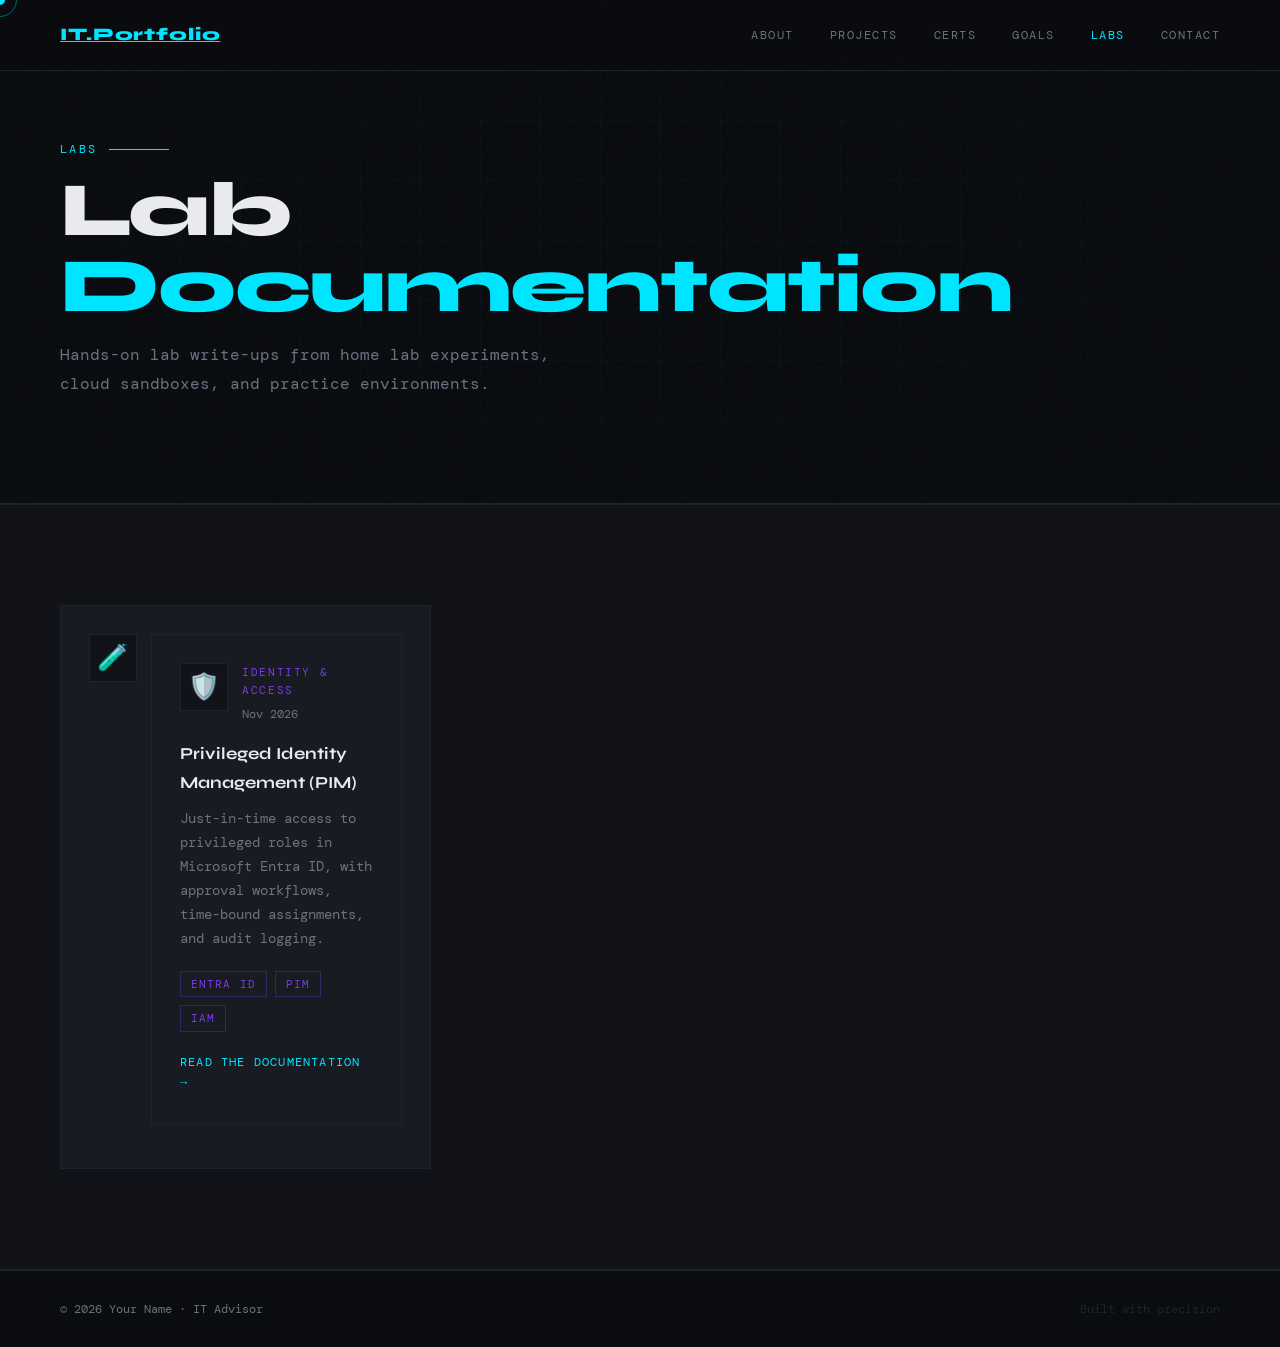
<file: labs.html>
<!DOCTYPE html>
<html lang="en">
<head>
  <meta charset="UTF-8" />
  <meta name="viewport" content="width=device-width, initial-scale=1.0"/>
  <title>Labs — IT Portfolio</title>
  <link rel="preconnect" href="https://fonts.googleapis.com">
  <link rel="preconnect" href="https://fonts.gstatic.com" crossorigin>
  <link href="https://fonts.googleapis.com/css2?family=Syne:wght@400;600;700;800&family=DM+Mono:wght@300;400;500&display=swap" rel="stylesheet">
  <link rel="stylesheet" href="style.css">
</head>
<body>

  <div class="cursor" id="cursor"></div>
  <div class="cursor-ring" id="cursorRing"></div>

  <nav>
    <a href="index.html" class="nav-logo">IT.Portfolio</a>
    <ul class="nav-links">
      <li><a href="index.html#about">About</a></li>
      <li><a href="projects.html">Projects</a></li>
      <li><a href="index.html#certificates">Certs</a></li>
      <li><a href="index.html#goals">Goals</a></li>
      <li><a href="labs.html" class="nav-active">Labs</a></li>
      <li><a href="index.html#contact">Contact</a></li>
    </ul>
  </nav>

  <section class="page-hero">
    <div class="hero-grid-bg"></div>
    <div class="page-hero-content">
      <div class="section-label">Labs</div>
      <h1>Lab <span>Documentation</span></h1>
      <p class="hero-sub">Hands-on lab write-ups from home lab experiments, cloud sandboxes, and practice environments.</p>
    </div>
  </section>

  <section id="labs">
    <div class="labs-grid">

      <div class="lab-card fade-up">
        <div class="lab-header">
          <div class="lab-icon">🧪</div>
          <div class="lab-meta">
           <!-- <div class="lab-category">Home Lab</div>
            <div class="lab-date">Jan 2026</div>
          </div>
        </div>
        <h3>Your Lab Title Here</h3>
        <p>Describe what you set up, what tools you used, and what you learned from this lab exercise.</p>
        <div class="lab-tags">
          <span class="lab-tag">Tag 1</span>
          <span class="lab-tag">Tag 2</span>
        </div>
      </div>
            -->
<div class="lab-card fade-up">
  <div class="lab-header">
    <div class="lab-icon">🛡️</div>
    <div class="lab-meta">
      <div class="lab-category">Identity & Access</div>
      <div class="lab-date">Nov 2026</div>
    </div>
  </div>
  <h3>Privileged Identity Management (PIM)</h3>
  <p>Just-in-time access to privileged roles in Microsoft Entra ID, with approval workflows, time-bound assignments, and audit logging.</p>
  <div class="lab-tags">
    <span class="lab-tag">Entra ID</span>
    <span class="lab-tag">PIM</span>
    <span class="lab-tag">IAM</span>
  </div>
  <a href="lab-pim.html" class="lab-link">Read the documentation →</a>
</div>
            
    </div>
  </section>

  <footer>
    <span>© 2026 Your Name · IT Advisor</span>
    <span style="color: var(--border)">Built with precision</span>
  </footer>

  <script src="script.js"></script>
</body>
</html>
</file>
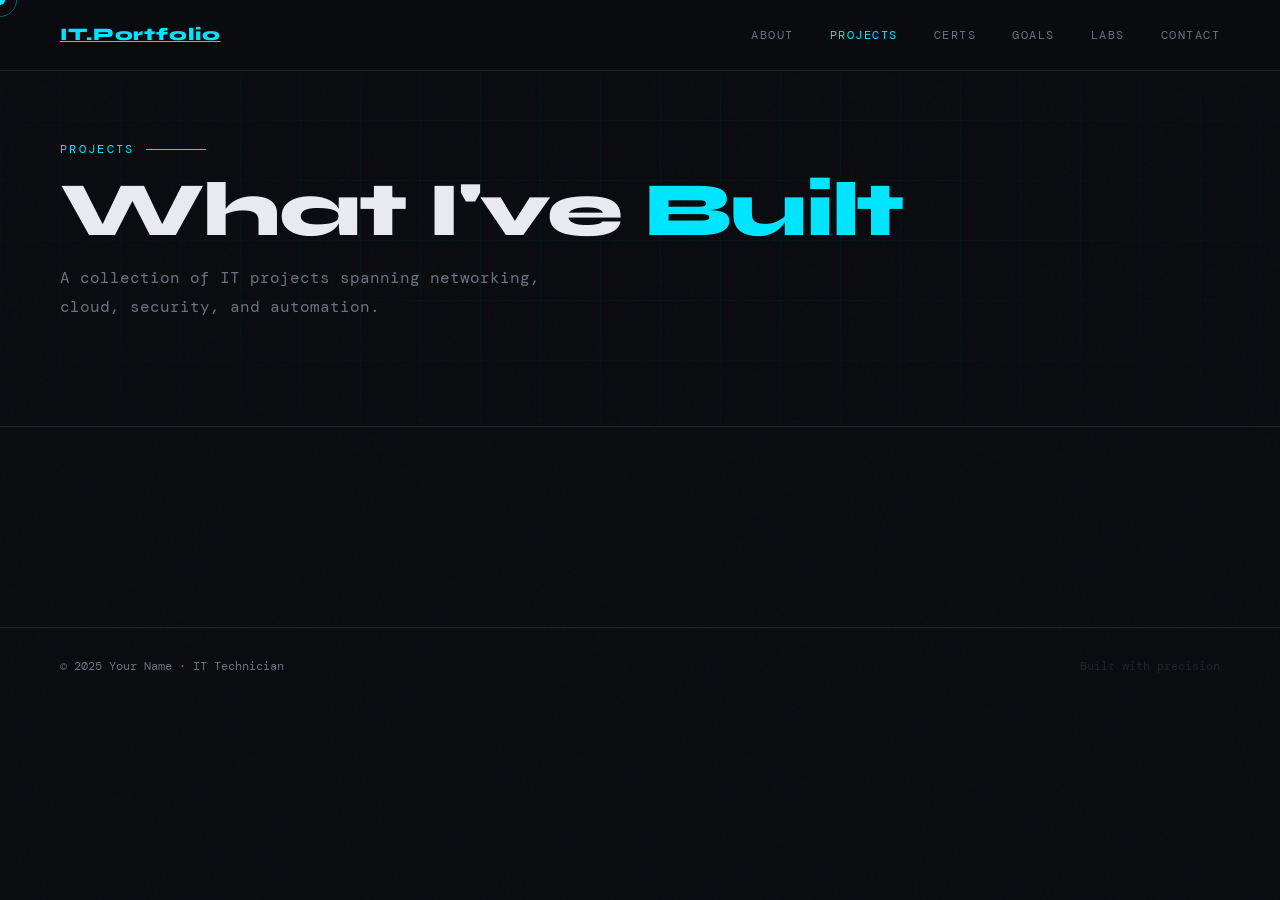
<file: projects.html>
<!DOCTYPE html>
<html lang="en">
<head>
  <meta charset="UTF-8" />
  <meta name="viewport" content="width=device-width, initial-scale=1.0"/>
  <title>Projects — IT Portfolio</title>
  <link rel="preconnect" href="https://fonts.googleapis.com">
  <link rel="preconnect" href="https://fonts.gstatic.com" crossorigin>
  <link href="https://fonts.googleapis.com/css2?family=Syne:wght@400;600;700;800&family=DM+Mono:wght@300;400;500&display=swap" rel="stylesheet">
  <link rel="stylesheet" href="style.css">
</head>
<body>

  <div class="cursor" id="cursor"></div>
  <div class="cursor-ring" id="cursorRing"></div>

  <nav>
    <a href="index.html" class="nav-logo">IT.Portfolio</a>
    <ul class="nav-links">
      <li><a href="index.html#about">About</a></li>
      <li><a href="projects.html" class="nav-active">Projects</a></li>
      <li><a href="index.html#certificates">Certs</a></li>
      <li><a href="index.html#goals">Goals</a></li>
      <li><a href="labs.html">Labs</a></li>
      <li><a href="index.html#contact">Contact</a></li>
    </ul>
  </nav>

  <section class="page-hero">
    <div class="hero-grid-bg"></div>
    <div class="page-hero-content">
      <div class="section-label">Projects</div>
      <h1>What I've <span>Built</span></h1>
      <p class="hero-sub">A collection of IT projects spanning networking, cloud, security, and automation.</p>
    </div>
  </section>

  <section id="projects">
    <div class="projects-grid">
<!--
      <div class="project-card fade-up">
        <div class="project-icon">🖧</div>
        <h3>Office Network Overhaul</h3>
        <p>Redesigned and deployed a complete network infrastructure for a 50-person office, including VLAN segmentation, managed switches, and a pfSense firewall — reducing latency by 40%.</p>
        <div class="project-tags">
          <span class="project-tag">Networking</span>
          <span class="project-tag">pfSense</span>
          <span class="project-tag">VLANs</span>
        </div>
      </div>

      <div class="project-card fade-up">
        <div class="project-icon">🖥️</div>
        <h3>Windows Server Migration</h3>
        <p>Migrated an on-premise Windows Server 2012 environment to Windows Server 2022, including Active Directory, Group Policy, and DNS/DHCP services with zero data loss.</p>
        <div class="project-tags">
          <span class="project-tag">Windows Server</span>
          <span class="project-tag">Active Directory</span>
          <span class="project-tag">Migration</span>
        </div>
      </div>

      <div class="project-card fade-up">
        <div class="project-icon">☁️</div>
        <h3>Azure AD Hybrid Setup</h3>
        <p>Implemented a hybrid Azure Active Directory environment syncing on-prem accounts to the cloud, enabling SSO and conditional access policies for remote workers.</p>
        <div class="project-tags">
          <span class="project-tag">Azure AD</span>
          <span class="project-tag">Hybrid Cloud</span>
          <span class="project-tag">SSO</span>
        </div>
      </div>

      <div class="project-card fade-up">
        <div class="project-icon">🔒</div>
        <h3>Endpoint Security Rollout</h3>
        <p>Deployed and configured Microsoft Defender for Endpoint across 200+ devices, created automated remediation playbooks and integrated with SIEM for centralized monitoring.</p>
        <div class="project-tags">
          <span class="project-tag">Security</span>
          <span class="project-tag">Defender</span>
          <span class="project-tag">SIEM</span>
        </div>
      </div>

      <div class="project-card fade-up">
        <div class="project-icon">⚙️</div>
        <h3>PowerShell Automation Scripts</h3>
        <p>Built a suite of PowerShell scripts for automating user provisioning/deprovisioning, PC imaging, patch reporting, and disk cleanup — saving ~8 hours of manual work weekly.</p>
        <div class="project-tags">
          <span class="project-tag">PowerShell</span>
          <span class="project-tag">Automation</span>
          <span class="project-tag">Scripting</span>
        </div>
      </div>

      <div class="project-card fade-up">
        <div class="project-icon">🏠</div>
        <h3>Home Lab Environment</h3>
        <p>Built a personal home lab with Proxmox virtualisation hosting multiple VMs including pfSense, Windows Server, and various Linux distros for hands-on learning and testing.</p>
        <div class="project-tags">
          <span class="project-tag">Proxmox</span>
          <span class="project-tag">Virtualisation</span>
          <span class="project-tag">Linux</span>
        </div>
      </div>
        -->
    </div>
  </section>

  <footer>
    <span>© 2025 Your Name · IT Technician</span>
    <span style="color: var(--border)">Built with precision</span>
  </footer>

  <script src="script.js"></script>
</body>
</html>
</file>
<file: style.css>
*, *::before, *::after { box-sizing: border-box; margin: 0; padding: 0; }

:root {
  --bg: #0a0c10;
  --surface: #111318;
  --surface2: #181b22;
  --border: #1f2330;
  --accent: #00e5ff;
  --accent2: #7c3aed;
  --text: #e8eaf0;
  --muted: #6b7280;
  --font-head: 'Syne', sans-serif;
  --font-mono: 'DM Mono', monospace;
}

html { scroll-behavior: smooth; }

body {
  background: var(--bg);
  color: var(--text);
  font-family: var(--font-mono);
  font-size: 15px;
  line-height: 1.7;
  cursor: none;
}

/* Custom cursor */
.cursor {
  width: 10px; height: 10px;
  background: var(--accent);
  border-radius: 50%;
  position: fixed; top: 0; left: 0;
  pointer-events: none;
  z-index: 9999;
  transition: transform 0.15s ease;
  mix-blend-mode: screen;
}
.cursor-ring {
  width: 34px; height: 34px;
  border: 1px solid rgba(0,229,255,0.4);
  border-radius: 50%;
  position: fixed; top: 0; left: 0;
  pointer-events: none;
  z-index: 9998;
  transition: transform 0.35s ease, width 0.2s, height 0.2s;
}

/* Noise overlay */
body::before {
  content: '';
  position: fixed; inset: 0;
  background-image: url("data:image/svg+xml,%3Csvg viewBox='0 0 256 256' xmlns='http://www.w3.org/2000/svg'%3E%3Cfilter id='noise'%3E%3CfeTurbulence type='fractalNoise' baseFrequency='0.9' numOctaves='4' stitchTiles='stitch'/%3E%3C/filter%3E%3Crect width='100%25' height='100%25' filter='url(%23noise)' opacity='0.04'/%3E%3C/svg%3E");
  pointer-events: none; z-index: 0; opacity: 0.3;
}

/* NAV */
nav {
  position: fixed; top: 0; left: 0; right: 0;
  z-index: 100;
  display: flex; align-items: center; justify-content: space-between;
  padding: 20px 60px;
  background: rgba(10,12,16,0.8);
  backdrop-filter: blur(20px);
  border-bottom: 1px solid var(--border);
}
.nav-logo {
  font-family: var(--font-head);
  font-size: 1.1rem;
  font-weight: 800;
  color: var(--accent);
  letter-spacing: 0.05em;
}
.nav-links { display: flex; gap: 36px; list-style: none; }
.nav-links a {
  color: var(--muted);
  text-decoration: none;
  font-size: 0.78rem;
  letter-spacing: 0.12em;
  text-transform: uppercase;
  transition: color 0.2s;
}
.nav-links a:hover { color: var(--accent); }

/* HERO */
#hero {
  min-height: 100vh;
  display: flex; align-items: center;
  padding: 120px 60px 60px;
  position: relative; overflow: hidden;
}
.hero-grid-bg {
  position: absolute; inset: 0;
  background-image:
    linear-gradient(rgba(0,229,255,0.03) 1px, transparent 1px),
    linear-gradient(90deg, rgba(0,229,255,0.03) 1px, transparent 1px);
  background-size: 60px 60px;
  mask-image: radial-gradient(ellipse 80% 80% at 50% 50%, black 30%, transparent 100%);
}
.hero-glow {
  position: absolute;
  width: 700px; height: 700px;
  background: radial-gradient(circle, rgba(0,229,255,0.07) 0%, transparent 70%);
  top: -100px; right: -200px;
  pointer-events: none;
}
.hero-content { position: relative; max-width: 780px; }
.hero-tag {
  display: inline-flex; align-items: center; gap: 8px;
  font-size: 0.72rem; letter-spacing: 0.18em; text-transform: uppercase;
  color: var(--accent); margin-bottom: 28px;
  border: 1px solid rgba(0,229,255,0.25);
  padding: 6px 14px; border-radius: 2px;
}
.hero-tag::before {
  content: ''; width: 6px; height: 6px;
  background: var(--accent); border-radius: 50%;
  animation: pulse 2s infinite;
}
@keyframes pulse {
  0%, 100% { opacity: 1; transform: scale(1); }
  50% { opacity: 0.4; transform: scale(0.8); }
}
h1 {
  font-family: var(--font-head);
  font-size: clamp(3rem, 7vw, 6rem);
  font-weight: 800;
  line-height: 1.0;
  letter-spacing: -0.02em;
  margin-bottom: 24px;
}
h1 span { color: var(--accent); }
.hero-sub {
  color: var(--muted);
  font-size: 1rem;
  max-width: 520px;
  margin-bottom: 44px;
  line-height: 1.8;
}
.hero-ctas { display: flex; gap: 16px; flex-wrap: wrap; }
.btn {
  display: inline-flex; align-items: center; gap: 8px;
  padding: 13px 28px;
  font-family: var(--font-mono);
  font-size: 0.8rem;
  letter-spacing: 0.1em;
  text-transform: uppercase;
  text-decoration: none;
  border-radius: 3px;
  transition: all 0.2s;
  cursor: none;
}
.btn-primary {
  background: var(--accent);
  color: #000;
  font-weight: 500;
}
.btn-primary:hover { background: #33ecff; transform: translateY(-2px); box-shadow: 0 8px 30px rgba(0,229,255,0.25); }
.btn-ghost {
  background: transparent;
  color: var(--text);
  border: 1px solid var(--border);
}
.btn-ghost:hover { border-color: var(--accent); color: var(--accent); transform: translateY(-2px); }

/* SECTIONS */
section { padding: 100px 60px; position: relative; }
.section-label {
  font-size: 0.72rem; letter-spacing: 0.2em;
  text-transform: uppercase; color: var(--accent);
  margin-bottom: 12px; display: flex; align-items: center; gap: 12px;
}
.section-label::after {
  content: ''; flex: 1; max-width: 60px; height: 1px; background: var(--accent);
}
h2 {
  font-family: var(--font-head);
  font-size: clamp(2rem, 4vw, 3rem);
  font-weight: 700;
  line-height: 1.1;
  margin-bottom: 60px;
  letter-spacing: -0.02em;
}

/* ABOUT */
#about { background: var(--surface); border-top: 1px solid var(--border); border-bottom: 1px solid var(--border); }
.about-layout {
  display: grid;
  grid-template-columns: 1fr 1.4fr;
  gap: 80px;
  align-items: start;
}
.about-left { position: sticky; top: 120px; }
.avatar-box {
  width: 220px; height: 220px;
  border: 1px solid var(--border);
  position: relative;
  margin-bottom: 28px;
  overflow: hidden;
}
.avatar-box::after {
  content: '';
  position: absolute; inset: 0;
  background: linear-gradient(135deg, rgba(0,229,255,0.1), transparent);
}
.avatar-placeholder {
  width: 100%; height: 100%;
  background: var(--surface2);
  display: flex; align-items: center; justify-content: center;
  font-size: 5rem; color: var(--border);
}
.about-name {
  font-family: var(--font-head);
  font-size: 1.4rem; font-weight: 700;
  margin-bottom: 4px;
}
.about-title { color: var(--accent); font-size: 0.82rem; letter-spacing: 0.1em; }
.about-right p { color: var(--muted); margin-bottom: 18px; font-size: 0.95rem; }
.skills-grid {
  display: flex; flex-wrap: wrap; gap: 10px;
  margin-top: 36px;
}
.skill-tag {
  background: var(--surface2);
  border: 1px solid var(--border);
  color: var(--text);
  font-size: 0.75rem;
  padding: 6px 14px;
  letter-spacing: 0.08em;
  transition: border-color 0.2s, color 0.2s;
}
.skill-tag:hover { border-color: var(--accent); color: var(--accent); }

/* CERTIFICATES */
#certificates { background: var(--surface); border-top: 1px solid var(--border); border-bottom: 1px solid var(--border); }
.certs-grid {
  display: grid;
  grid-template-columns: repeat(auto-fill, minmax(300px, 1fr));
  gap: 20px;
}
.cert-card {
  background: var(--surface2);
  border: 1px solid var(--border);
  padding: 28px;
  display: flex; gap: 20px; align-items: flex-start;
  transition: border-color 0.3s, transform 0.3s;
  position: relative; overflow: hidden;
}
.cert-card:hover { border-color: rgba(0,229,255,0.3); transform: translateY(-3px); }
.cert-badge {
  min-width: 52px; height: 52px;
  background: var(--surface);
  border: 1px solid var(--border);
  display: flex; align-items: center; justify-content: center;
  font-size: 1.4rem;
}
.cert-info h3 {
  font-family: var(--font-head);
  font-size: 1rem; font-weight: 700; margin-bottom: 4px;
}
.cert-issuer { color: var(--accent); font-size: 0.75rem; letter-spacing: 0.08em; margin-bottom: 6px; }
.cert-year { color: var(--muted); font-size: 0.75rem; }

/* GOALS */
#goals {}
.goals-years { display: flex; flex-direction: column; gap: 64px; }

.goals-year-header {
  display: flex; align-items: center; gap: 20px;
  margin-bottom: 28px;
}
.goals-year-badge {
  font-family: var(--font-head);
  font-size: 1.8rem; font-weight: 800;
  color: var(--accent);
  letter-spacing: -0.02em;
  white-space: nowrap;
}
.goals-year-badge--future { color: var(--muted); }
.goals-year-line {
  flex: 1; height: 1px;
  background: linear-gradient(90deg, var(--border), transparent);
}

.goals-grid {
  display: grid;
  grid-template-columns: repeat(auto-fill, minmax(300px, 1fr));
  gap: 20px;
}

.goal-card {
  background: var(--surface);
  border: 1px solid var(--border);
  padding: 26px 26px 26px 20px;
  display: flex; gap: 16px; align-items: flex-start;
  position: relative; overflow: hidden;
  transition: border-color 0.3s, transform 0.3s;
}
.goal-card:hover { border-color: rgba(0,229,255,0.3); transform: translateY(-3px); }
.goal-card--future { opacity: 0.65; }
.goal-card--future:hover { opacity: 1; border-color: rgba(124,58,237,0.4); }

.goal-status {
  min-width: 10px; height: 10px;
  border-radius: 50%;
  margin-top: 6px;
}
.goal-status--in-progress {
  background: var(--accent);
  box-shadow: 0 0 8px rgba(0,229,255,0.6);
  animation: pulse 2s infinite;
}
.goal-status--planned {
  background: transparent;
  border: 2px solid var(--accent);
}
.goal-status--future {
  background: transparent;
  border: 2px solid var(--muted);
}

.goal-body { flex: 1; }
.goal-category {
  font-size: 0.68rem; letter-spacing: 0.15em;
  text-transform: uppercase; color: var(--accent);
  margin-bottom: 6px;
}
.goal-card--future .goal-category { color: var(--accent2); }
.goal-card h3 {
  font-family: var(--font-head);
  font-size: 1rem; font-weight: 700;
  margin-bottom: 8px;
}
.goal-card p { color: var(--muted); font-size: 0.85rem; line-height: 1.6; }

/* PROJECTS */
.projects-grid {
  display: grid;
  grid-template-columns: repeat(auto-fill, minmax(340px, 1fr));
  gap: 24px;
}
.project-card {
  background: var(--surface);
  border: 1px solid var(--border);
  padding: 32px;
  position: relative;
  overflow: hidden;
  transition: border-color 0.3s, transform 0.3s;
}
.project-card::before {
  content: '';
  position: absolute; top: 0; left: 0; right: 0;
  height: 2px;
  background: linear-gradient(90deg, var(--accent), var(--accent2));
  transform: scaleX(0);
  transform-origin: left;
  transition: transform 0.4s ease;
}
.project-card:hover::before { transform: scaleX(1); }
.project-card:hover { border-color: rgba(0,229,255,0.3); transform: translateY(-4px); }
.project-icon {
  font-size: 2rem; margin-bottom: 20px;
  width: 56px; height: 56px;
  display: flex; align-items: center; justify-content: center;
  background: var(--surface2);
  border: 1px solid var(--border);
}
.project-card h3 {
  font-family: var(--font-head);
  font-size: 1.15rem; font-weight: 700;
  margin-bottom: 10px;
}
.project-card p { color: var(--muted); font-size: 0.88rem; margin-bottom: 20px; line-height: 1.7; }
.project-tags { display: flex; flex-wrap: wrap; gap: 8px; }
.project-tag {
  font-size: 0.68rem; letter-spacing: 0.1em;
  text-transform: uppercase;
  color: var(--accent);
  border: 1px solid rgba(0,229,255,0.2);
  padding: 3px 10px;
}

/* LABS */
#labs { background: var(--surface); border-top: 1px solid var(--border); border-bottom: 1px solid var(--border); }
.labs-grid {
  display: grid;
  grid-template-columns: repeat(auto-fill, minmax(340px, 1fr));
  gap: 24px;
}
.lab-card {
  background: var(--surface2);
  border: 1px solid var(--border);
  padding: 28px;
  position: relative; overflow: hidden;
  transition: border-color 0.3s, transform 0.3s;
}
.lab-card::before {
  content: '';
  position: absolute; top: 0; left: 0; right: 0;
  height: 2px;
  background: linear-gradient(90deg, var(--accent2), var(--accent));
  transform: scaleX(0);
  transform-origin: left;
  transition: transform 0.4s ease;
}
.lab-card:hover::before { transform: scaleX(1); }
.lab-card:hover { border-color: rgba(124,58,237,0.4); transform: translateY(-4px); }

.lab-header {
  display: flex; align-items: flex-start;
  gap: 14px; margin-bottom: 16px;
}
.lab-icon {
  font-size: 1.6rem;
  width: 48px; height: 48px; min-width: 48px;
  display: flex; align-items: center; justify-content: center;
  background: var(--surface);
  border: 1px solid var(--border);
}
.lab-meta { display: flex; flex-direction: column; justify-content: center; gap: 4px; }
.lab-category {
  font-size: 0.68rem; letter-spacing: 0.15em;
  text-transform: uppercase; color: var(--accent2);
}
.lab-date { font-size: 0.75rem; color: var(--muted); }
.lab-card h3 {
  font-family: var(--font-head);
  font-size: 1.05rem; font-weight: 700;
  margin-bottom: 10px;
}
.lab-card p { color: var(--muted); font-size: 0.88rem; line-height: 1.7; margin-bottom: 20px; }
.lab-tags { display: flex; flex-wrap: wrap; gap: 8px; }
.lab-tag {
  font-size: 0.68rem; letter-spacing: 0.1em;
  text-transform: uppercase;
  color: var(--accent2);
  border: 1px solid rgba(124,58,237,0.3);
  padding: 3px 10px;
}

/* PAGE HERO (Projects & Labs pages) */
.page-hero {
  min-height: 40vh;
  display: flex; align-items: flex-end;
  padding: 140px 60px 60px;
  position: relative; overflow: hidden;
  border-bottom: 1px solid var(--border);
}
.page-hero-content { position: relative; }
.page-hero-content h1 {
  font-size: clamp(2.5rem, 6vw, 5rem);
  margin-bottom: 16px;
}

/* Active nav link on sub-pages */
.nav-active { color: var(--accent) !important; }

/* CONTACT */
#contact { text-align: center; }
#contact h2 { margin-bottom: 16px; }
.contact-sub { color: var(--muted); max-width: 480px; margin: 0 auto 48px; }
.contact-links {
  display: flex; gap: 16px; justify-content: center; flex-wrap: wrap;
}

/* FOOTER */
footer {
  border-top: 1px solid var(--border);
  padding: 28px 60px;
  display: flex; align-items: center; justify-content: space-between;
  color: var(--muted); font-size: 0.75rem;
}

/* ANIMATIONS */
.fade-up {
  opacity: 0; transform: translateY(30px);
  transition: opacity 0.6s ease, transform 0.6s ease;
}
.fade-up.visible { opacity: 1; transform: none; }

/* RESPONSIVE */
@media (max-width: 768px) {
  nav { padding: 18px 24px; }
  section { padding: 72px 24px; }
  #hero { padding: 100px 24px 60px; }
  .about-layout { grid-template-columns: 1fr; gap: 40px; }
  .about-left { position: static; }
  footer { flex-direction: column; gap: 10px; text-align: center; }
  .nav-links { gap: 20px; }
}

/* SKILL GROUPS */
.skills-groups {
  display: flex;
  flex-direction: column;
  gap: 36px;
  margin-top: 40px;
}

.skills-group .skills-grid {
  margin-top: 0;
}

.skills-group-title {
  display: flex;
  align-items: center;
  gap: 14px;
  font-size: 0.72rem;
  letter-spacing: 0.18em;
  text-transform: uppercase;
  color: var(--accent);
  margin-bottom: 14px;
}

.skills-group-title::after {
  content: '';
  flex: 1;
  height: 1px;
  background: var(--border);
}

.skill-tag--developing {
  border-style: dashed;
  border-color: rgba(0, 229, 255, 0.35);
}

/* LAB LINK ON CARD */
.lab-link {
  display: inline-block;
  margin-top: 20px;
  font-size: 0.75rem;
  letter-spacing: 0.1em;
  text-transform: uppercase;
  color: var(--accent);
  text-decoration: none;
  transition: transform 0.2s;
}
.lab-link:hover { transform: translateX(4px); }

/* LAB ARTICLE PAGE */
.lab-article {
  max-width: 860px;
  margin: 0 auto;
}
.lab-back {
  display: inline-block;
  margin-bottom: 32px;
  font-size: 0.78rem;
  letter-spacing: 0.1em;
  color: var(--muted);
  text-decoration: none;
  transition: color 0.2s;
}
.lab-back:hover { color: var(--accent); }

.lab-article h2 {
  font-size: 1.6rem;
  margin: 56px 0 16px;
}
.lab-article p,
.lab-article li {
  color: var(--muted);
  font-size: 0.95rem;
}
.lab-article ul {
  padding-left: 20px;
  display: flex; flex-direction: column; gap: 6px;
}

.lab-info {
  display: grid;
  grid-template-columns: repeat(auto-fit, minmax(160px, 1fr));
  gap: 1px;
  background: var(--border);
  border: 1px solid var(--border);
}
.lab-info div {
  background: var(--surface);
  padding: 16px 20px;
  font-size: 0.85rem;
}
.lab-info span {
  display: block;
  font-size: 0.65rem;
  letter-spacing: 0.15em;
  text-transform: uppercase;
  color: var(--accent);
  margin-bottom: 4px;
}

.lab-step {
  display: flex;
  gap: 24px;
  margin-top: 40px;
  padding-top: 32px;
  border-top: 1px solid var(--border);
}
.lab-step-number {
  font-family: var(--font-head);
  font-size: 2rem;
  font-weight: 800;
  color: var(--accent2);
  line-height: 1;
  min-width: 56px;
}
.lab-step-body { flex: 1; }
.lab-step-body h3 {
  font-family: var(--font-head);
  font-size: 1.2rem;
  margin-bottom: 10px;
}

.lab-figure { margin-top: 20px; }
.lab-figure img {
  width: 100%;
  height: auto;
  display: block;
  border: 1px solid var(--border);
}
.lab-figure figcaption {
  margin-top: 8px;
  font-size: 0.75rem;
  color: var(--muted);
  text-align: center;
}

.lab-note {
  background: var(--surface);
  border-left: 3px solid var(--accent2);
  padding: 20px 24px;
  color: var(--muted);
  font-size: 0.92rem;
}

@media (max-width: 768px) {
  .lab-step { flex-direction: column; gap: 12px; }
}
</file>
